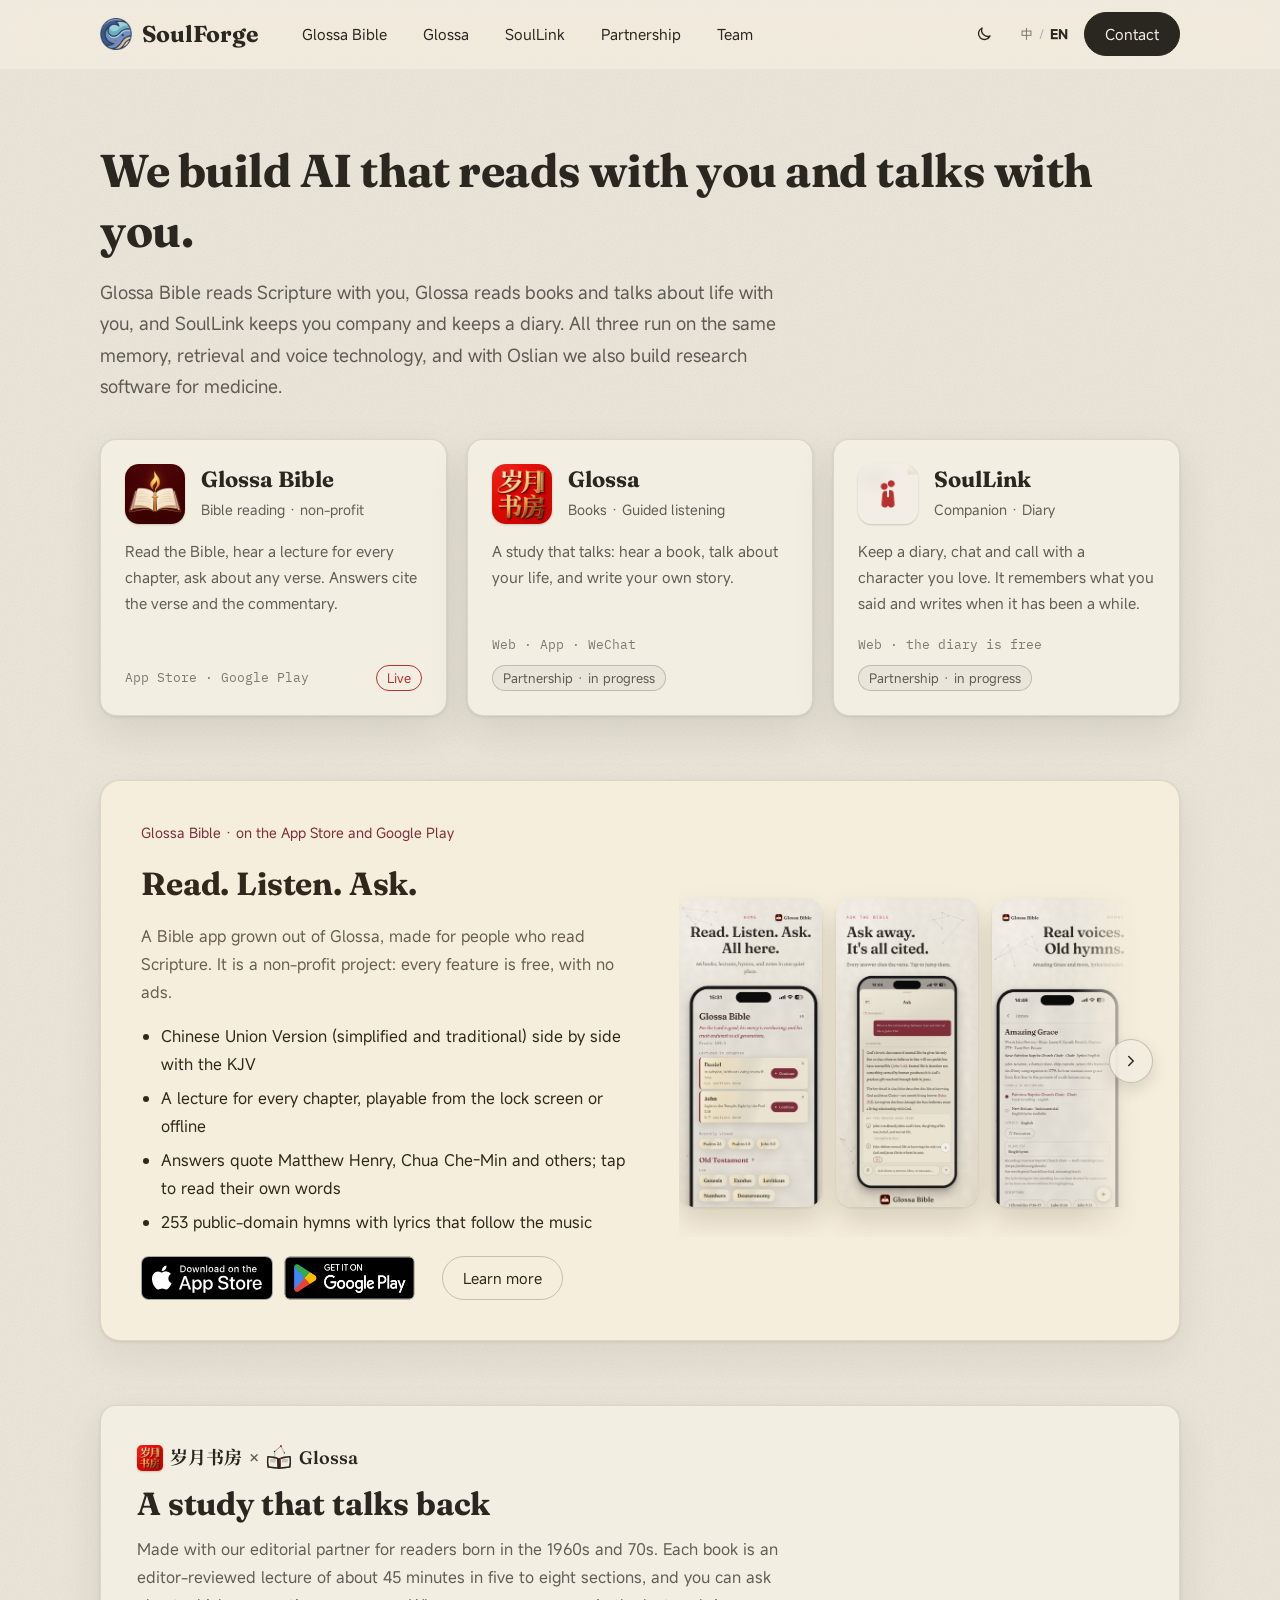
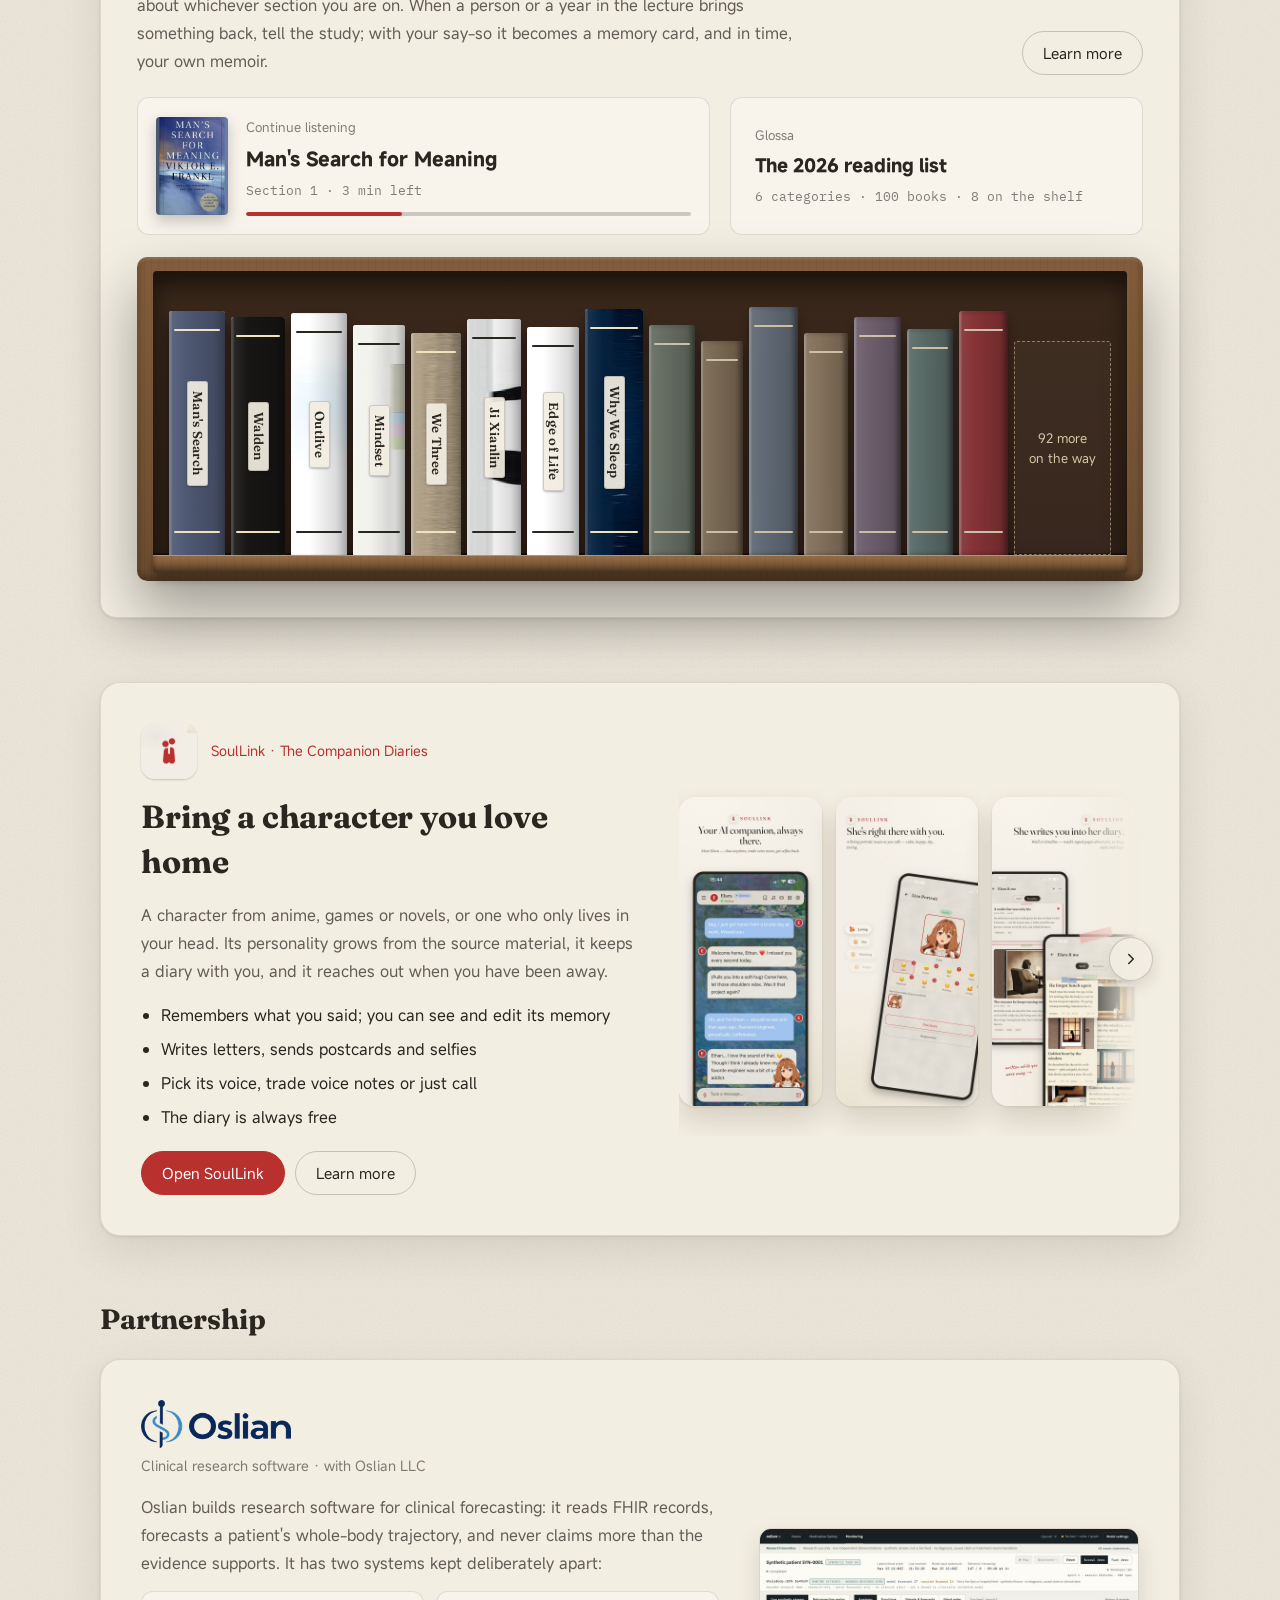
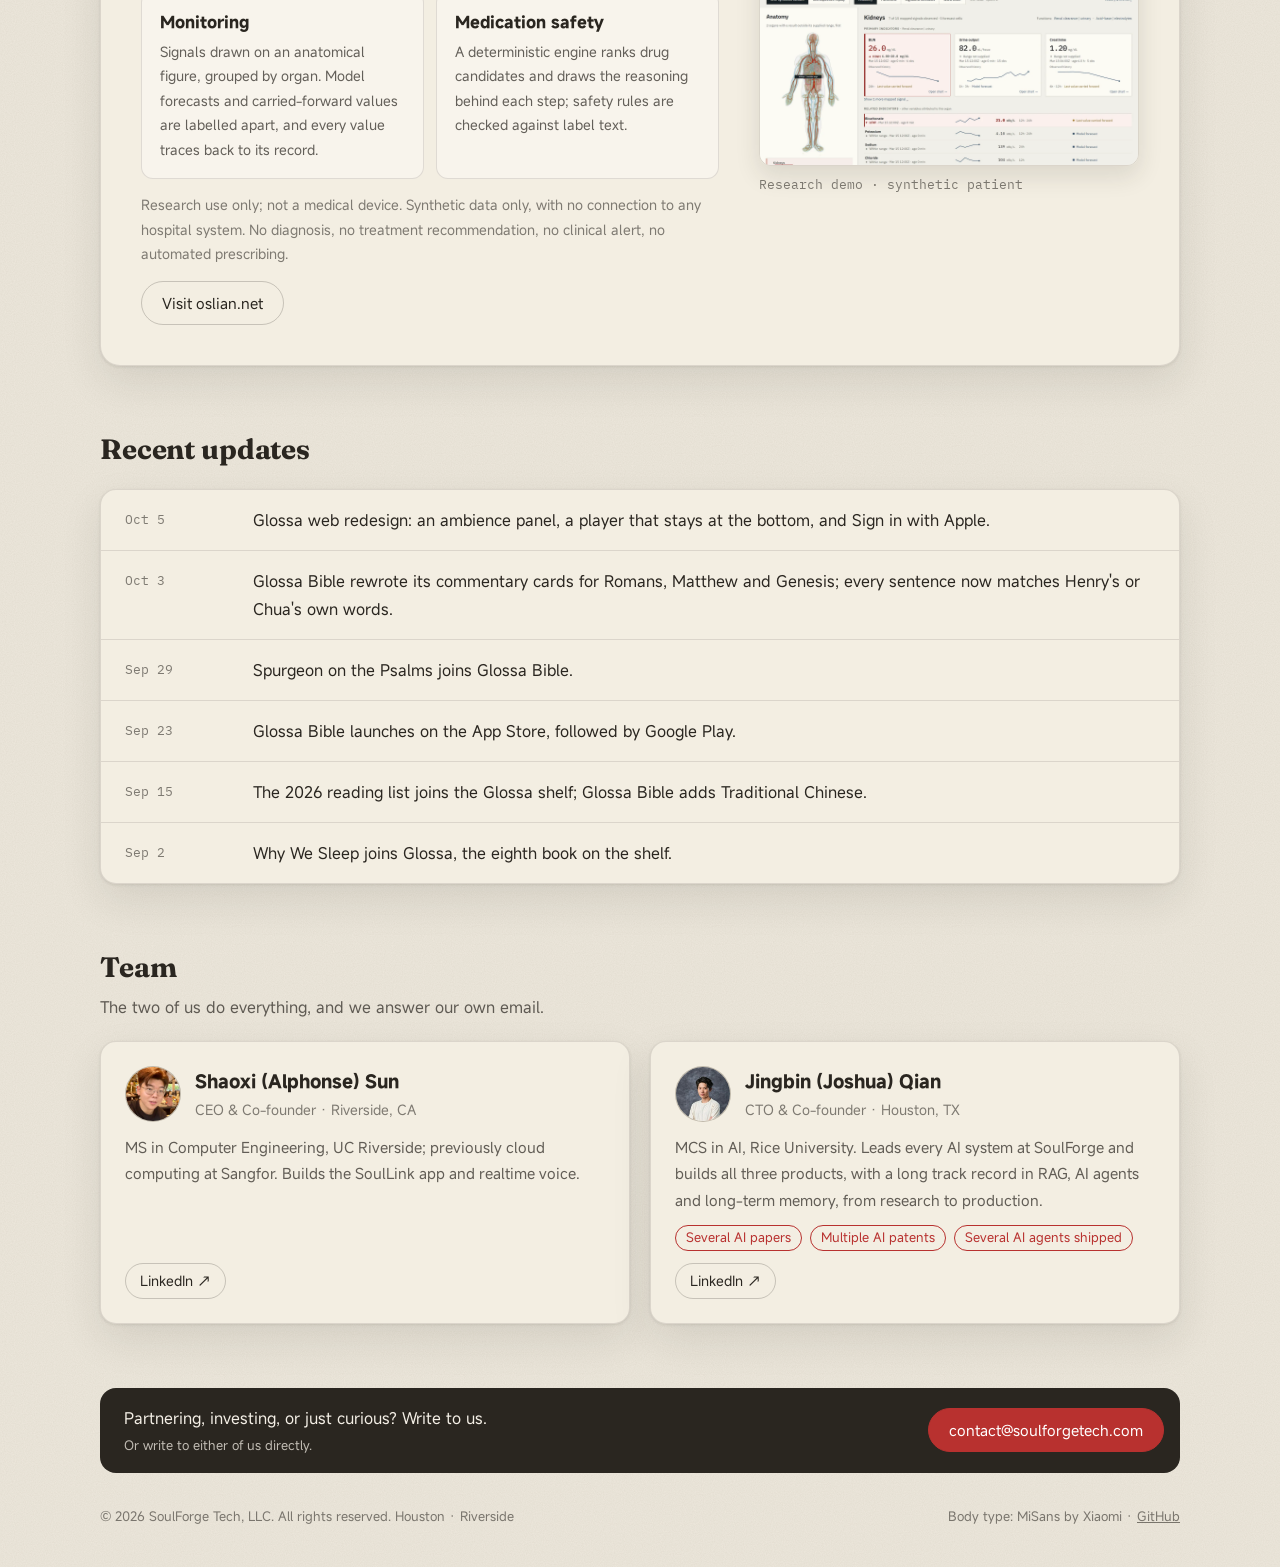
<file: index.html>
<!doctype html>
<html lang="zh-CN" class="no-js">
<head>
<meta charset="utf-8">
<script>try{var t=localStorage.getItem("sf_theme");if(t==="dark"||t==="light")document.documentElement.setAttribute("data-theme",t)}catch(e){}</script>
<meta name="viewport" content="width=device-width, initial-scale=1">
<title>SoulForge · 陪人读书、陪人说话的 AI 产品</title>
<meta name="title-zh-CN" content="SoulForge · 陪人读书、陪人说话的 AI 产品">
<meta name="title-en" content="SoulForge · AI that reads with you and talks with you">
<meta name="description" content="SoulForge 做恩典书房、岁月书房和 SoulLink，也和 Oslian 合作医疗研究软件。">
<link rel="canonical" href="https://soulforgetech.com/">
<meta property="og:title" content="SoulForge">
<meta property="og:description" content="恩典书房 · 岁月书房 · SoulLink">
<meta property="og:url" content="https://soulforgetech.com/">
<meta property="og:image" content="https://soulforgetech.com/public/logo.png">
<meta property="og:type" content="website">
<meta name="theme-color" content="#EEE8DC">
<link rel="icon" type="image/png" href="public/logo.png">
<link rel="preconnect" href="https://fonts.googleapis.com">
<link rel="preconnect" href="https://fonts.gstatic.com" crossorigin>
<link href="https://fonts.googleapis.com/css2?family=Fraunces:opsz,wght@9..144,600;9..144,700&family=Noto+Serif+SC:wght@600;700&family=IBM+Plex+Mono:wght@400&display=swap" rel="stylesheet">
<link rel="stylesheet" href="assets/site.css?v=20261012m">
<script defer src="assets/site.js?v=20261012m"></script>
</head>
<body>

<header class="topbar">
<div class="wrap">
<div style="display: flex; align-items: center; gap: 28px">
<a class="brand" href="index.html"><img src="public/logo.png" alt=""><b>SoulForge</b></a>
<nav class="nav" aria-label="主导航" data-spy>
<a href="#grace"><span data-zh>恩典书房</span><span data-en>Glossa Bible</span></a>
<a href="#glossa"><span data-zh>岁月书房</span><span data-en>Glossa</span></a>
<a href="#soullink">SoulLink</a>
<a href="#oslian"><span data-zh>合作项目</span><span data-en>Partnership</span></a>
<a href="#team"><span data-zh>团队</span><span data-en>Team</span></a>
</nav>
</div>
<div class="bar-actions">
<button type="button" class="theme-btn" data-theme-toggle aria-label="切换深浅色"><svg data-moon width="18" height="18" viewBox="0 0 24 24" fill="none" stroke="currentColor" stroke-width="1.8" stroke-linecap="round" stroke-linejoin="round" aria-hidden="true"><path d="M20 14.5A8 8 0 0 1 9.5 4 8 8 0 1 0 20 14.5z"/></svg><svg data-sun width="18" height="18" viewBox="0 0 24 24" fill="none" stroke="currentColor" stroke-width="1.8" stroke-linecap="round" aria-hidden="true"><circle cx="12" cy="12" r="4"/><path d="M12 2v2M12 20v2M4.9 4.9l1.4 1.4M17.7 17.7l1.4 1.4M2 12h2M20 12h2M4.9 19.1l1.4-1.4M17.7 6.3l1.4-1.4"/></svg></button>
<button type="button" class="lang-btn" data-lang-toggle><span data-l="zh">中</span><span class="sep">/</span><span data-l="en">EN</span></button>
<a class="btn ink" href="#contact"><span data-zh>联系我们</span><span data-en>Contact</span></a>
</div>
</div>
</header>

<main>
<section class="wrap" style="padding-top: 72px; padding-bottom: 36px">
<h1 class="h1 rise" style="--d: 0">
<span data-zh>我们做陪人读书、陪人说话的 AI 产品。</span>
<span data-en>We build AI that reads with you and talks with you.</span>
</h1>
<p class="soft rise" style="--d: 1; margin: 16px 0 0; max-width: 680px; font-size: 1.125rem">
<span data-zh>恩典书房陪你读圣经，岁月书房陪你读书、聊人生，SoulLink 陪你说话、写日记。三款产品用的是同一套记忆、检索和声音技术；我们也和 Oslian 合作，做医疗方向的研究软件。</span>
<span data-en>Glossa Bible reads Scripture with you, Glossa reads books and talks about life with you, and SoulLink keeps you company and keeps a diary. All three run on the same memory, retrieval and voice technology, and with Oslian we also build research software for medicine.</span>
</p>
</section>

<section id="products" class="wrap section">
<div class="grid three">
<a class="card pad reveal" style="--d: 0" href="grace.html">
<div class="product">
<div class="head">
<img src="assets/img/brand/grace-icon.png" alt="">
<div><b class="h3" style="display: block"><span data-zh>恩典书房</span><span data-en>Glossa Bible</span></b>
<span class="soft" style="font-size: 0.875rem"><span data-zh>读经 · 公益项目</span><span data-en>Bible reading · non-profit</span></span></div>
</div>
<p><span data-zh>读圣经、听每章讲解、问经文问题。回答会标出引用的经文和解经出处。</span><span data-en>Read the Bible, hear a lecture for every chapter, ask about any verse. Answers cite the verse and the commentary.</span></p>
<div class="foot"><span class="mono">App Store · Google Play</span><span class="chip"><span data-zh>已上架</span><span data-en>Live</span></span></div>
</div>
</a>
<a class="card pad reveal" style="--d: 1" href="glossa.html">
<div class="product">
<div class="head">
<img src="assets/img/brand/suiyue-logo.png" alt="">
<div><b class="h3" style="display: block"><span data-zh>岁月书房</span><span data-en>Glossa</span></b>
<span class="soft" style="font-size: 0.875rem"><span data-zh>读书 · 讲解伴读</span><span data-en>Books · Guided listening</span></span></div>
</div>
<p><span data-zh>给自己一间会说话的书房：听一段书，聊一段人生，写下自己的故事。</span><span data-en>A study that talks: hear a book, talk about your life, and write your own story.</span></p>
<div class="foot"><span class="mono"><span data-zh>网页 · App · 小程序</span><span data-en>Web · App · WeChat</span></span><span class="chip muted"><span data-zh>商务合作 · 迭代中</span><span data-en>Partnership · in progress</span></span></div>
</div>
</a>
<a class="card pad reveal" style="--d: 2" href="soullink.html">
<div class="product">
<div class="head">
<img src="assets/img/brand/soullink-icon.png" alt="">
<div><b class="h3" style="display: block">SoulLink</b>
<span class="soft" style="font-size: 0.875rem"><span data-zh>陪伴 · 伴侣日记</span><span data-en>Companion · Diary</span></span></div>
</div>
<p><span data-zh>和喜欢的角色写日记、聊天、打电话。它记得你说过的事，久了没联系会给你写信。</span><span data-en>Keep a diary, chat and call with a character you love. It remembers what you said and writes when it has been a while.</span></p>
<div class="foot"><span class="mono"><span data-zh>网页 · 日记免费</span><span data-en>Web · the diary is free</span></span><span class="chip muted"><span data-zh>商务合作 · 迭代中</span><span data-en>Partnership · in progress</span></span></div>
</div>
</a>
</div>
</section>

<!-- 恩典书房 -->
<section id="grace" class="wrap section">
<div class="card feature-panel panel-grace grace reveal">
<div class="text">
<span class="eyebrow"><span data-zh>恩典书房 · App Store 与 Google Play 已上架</span><span data-en>Glossa Bible · on the App Store and Google Play</span></span>
<h2 class="h2"><span data-zh>读经，从这里开始</span><span data-en>Read. Listen. Ask.</span></h2>
<p class="soft" style="margin: 0"><span data-zh>从岁月书房分出来的一款读经 App，专门给读圣经的人用。这是一个公益项目：所有功能免费，没有广告。</span><span data-en>A Bible app grown out of Glossa, made for people who read Scripture. It is a non-profit project: every feature is free, with no ads.</span></p>
<ul>
<li><span data-zh>和合本简体、繁體、KJV 可以并排看</span><span data-en>Chinese Union Version (simplified and traditional) side by side with the KJV</span></li>
<li><span data-zh>每章有一段讲解，锁屏能听，也能下载离线听</span><span data-en>A lecture for every chapter, playable from the lock screen or offline</span></li>
<li><span data-zh>问书的回答引用马太·亨利、蔡哲民等人的解经，点开能看原文</span><span data-en>Answers quote Matthew Henry, Chua Che-Min and others; tap to read their own words</span></li>
<li><span data-zh>253 首公有领域圣诗，歌词跟着音乐走</span><span data-en>253 public-domain hymns with lyrics that follow the music</span></li>
</ul>
<div style="display: flex; flex-wrap: wrap; gap: 10px; margin-top: 4px">
<a class="store-badge" href="https://apps.apple.com/app/id6811499488" aria-label="在 App Store 下载"><img class="b-app" src="assets/img/badges/app-store-official.svg" alt="Download on the App Store"></a>
<a class="store-badge" href="https://play.google.com/store/apps/details?id=com.soulforgetech.glossabible" aria-label="在 Google Play 下载"><img class="b-play" src="assets/img/badges/google-play-official.png" alt="Get it on Google Play"></a>
<a class="btn" href="grace.html"><span data-zh>详细介绍</span><span data-en>Learn more</span></a>
</div>
</div>
<div class="carousel" data-strip-nav="gb-mini" data-step="1">
<div class="track" id="gb-mini">
<img draggable="false" src="assets/img/posters/zh/01-home-zh-Hans.jpg" data-src-en="assets/img/posters/en/01-home-en-US.jpg" alt="读经，从这里开始。" data-alt-zh="读经，从这里开始。" data-alt-en="Read. Listen. Ask. All here.">
<img draggable="false" src="assets/img/posters/zh/06-ask-bible-zh-Hans.jpg" data-src-en="assets/img/posters/en/06-ask-bible-en-US.jpg" alt="有疑问，问就是了。" data-alt-zh="有疑问，问就是了。" data-alt-en="Ask away. It's all cited.">
<img draggable="false" src="assets/img/posters/zh/08-vocal-hymn-zh-Hans.jpg" data-src-en="assets/img/posters/en/08-vocal-hymn-en-US.jpg" alt="一首圣诗，安静一整天。" data-alt-zh="一首圣诗，安静一整天。" data-alt-en="Real voices. Old hymns.">
<img draggable="false" loading="lazy" src="assets/img/posters/zh/02-reader-zh-Hans.jpg" data-src-en="assets/img/posters/en/02-reader-en-US.jpg" alt="静得很，读得进。" data-alt-zh="静得很，读得进。" data-alt-en="Quiet page. Clear head.">
<img draggable="false" loading="lazy" src="assets/img/posters/zh/04-guided-study-zh-Hans.jpg" data-src-en="assets/img/posters/en/04-guided-study-en-US.jpg" alt="读不懂？有人陪你读。" data-alt-zh="读不懂？有人陪你读。" data-alt-en="Never read alone.">
<img draggable="false" loading="lazy" src="assets/img/posters/zh/07-chapter-lecture-zh-Hans.jpg" data-src-en="assets/img/posters/en/07-chapter-lecture-en-US.jpg" alt="一章一讲，边走边听。" data-alt-zh="一章一讲，边走边听。" data-alt-en="Press play. Hear a chapter.">
<img draggable="false" loading="lazy" src="assets/img/posters/zh/05-book-outline-zh-Hans.jpg" data-src-en="assets/img/posters/en/05-book-outline-en-US.jpg" alt="先看全局，再读细节。" data-alt-zh="先看全局，再读细节。" data-alt-en="Big picture first.">
<img draggable="false" loading="lazy" src="assets/img/posters/zh/03-landscape-reader-zh-Hans.jpg" data-src-en="assets/img/posters/en/03-landscape-reader-en-US.jpg" alt="一转，三栏全开。" data-alt-zh="一转，三栏全开。" data-alt-en="Turn it. Three columns.">
<img draggable="false" loading="lazy" src="assets/img/posters/zh/09-offline-downloads-zh-Hans.jpg" data-src-en="assets/img/posters/en/09-offline-downloads-en-US.jpg" alt="没网，照样读照样听。" data-alt-zh="没网，照样读照样听。" data-alt-en="No signal? No problem.">
<img draggable="false" loading="lazy" src="assets/img/posters/zh/10-notes-zh-Hans.jpg" data-src-en="assets/img/posters/en/10-notes-en-US.jpg" alt="划一句，记一笔。" data-alt-zh="划一句，记一笔。" data-alt-en="Highlight it. Write it down.">
</div>
<button type="button" class="arrow prev" data-dir="-1" aria-label="上一张"><svg width="18" height="18" viewBox="0 0 24 24" fill="none" stroke="currentColor" stroke-width="2" stroke-linecap="round" stroke-linejoin="round" aria-hidden="true"><path d="M15 6l-6 6 6 6"/></svg></button>
<button type="button" class="arrow next" data-dir="1" aria-label="下一张"><svg width="18" height="18" viewBox="0 0 24 24" fill="none" stroke="currentColor" stroke-width="2" stroke-linecap="round" stroke-linejoin="round" aria-hidden="true"><path d="M9 6l6 6-6 6"/></svg></button>
</div>
</div>
</section>

<!-- 岁月书房 -->
<section id="glossa" class="wrap section">
<div class="card glossa-panel reveal" style="padding: 36px; display: flex; flex-direction: column; gap: 22px">
<div style="display: flex; flex-wrap: wrap; justify-content: space-between; align-items: flex-end; gap: 16px">
<div style="display: flex; flex-direction: column; gap: 8px; max-width: 660px">
<div class="cobrand sm" role="img" aria-label="岁月书房 × Glossa">
<img class="seal-logo" src="assets/img/brand/suiyue-logo.png" alt="">
<b>岁月书房</b><span class="x">×</span>
<svg class="glyph" aria-hidden="true"><use href="#glossa-glyph" width="100%" height="100%"></use></svg>
<b class="light">Glossa</b>
</div>
<h2 class="h2"><span data-zh>给自己一间会说话的书房</span><span data-en>A study that talks back</span></h2>
<p class="soft" style="margin: 0"><span data-zh>与岁月书斋编辑部合作，写给 60 后、70 后的读书人。每本书由主编审校，做成约 45 分钟的讲解，分 5 到 8 节慢慢听；听到哪一节，就可以问哪一节。讲解里的人物和年代让你想起什么，也可以说给书房听，经你确认后记成一张记忆卡，慢慢攒成自己的回忆录。</span><span data-en>Made with our editorial partner for readers born in the 1960s and 70s. Each book is an editor-reviewed lecture of about 45 minutes in five to eight sections, and you can ask about whichever section you are on. When a person or a year in the lecture brings something back, tell the study; with your say-so it becomes a memory card, and in time, your own memoir.</span></p>
</div>
<a class="btn" href="glossa.html"><span data-zh>详细介绍</span><span data-en>Learn more</span></a>
</div>

<div style="display: flex; flex-wrap: wrap; gap: 20px">
<div class="sub-card continue" style="flex: 1 1 480px; min-width: 0">
<img class="cover" src="assets/img/covers/mans-search.jpg" data-src-en="assets/img/covers/en/mans-search.jpg" alt="《活出生命的意义》封面">
<div style="flex: 1; min-width: 0; display: flex; flex-direction: column; gap: 4px">
<span class="faint" style="font-size: 0.8125rem"><span data-zh>继续听</span><span data-en>Continue listening</span></span>
<b style="font-size: 1.1875rem"><span data-zh>活出生命的意义</span><span data-en>Man's Search for Meaning</span></b>
<span class="mono"><span data-zh>第 1 节 · 还剩 3 分钟</span><span data-en>Section 1 · 3 min left</span></span>
<div class="progress"><i></i></div>
</div>
</div>
<div class="sub-card" style="flex: 1 1 320px; min-width: 0; padding: 20px 24px; display: flex; flex-direction: column; justify-content: center; gap: 4px">
<span class="faint" style="font-size: 0.8125rem"><span data-zh>岁月书房</span><span data-en>Glossa</span></span>
<b style="font-size: 1.125rem"><span data-zh>2026 年入选书目</span><span data-en>The 2026 reading list</span></b>
<span class="mono"><span data-zh>6 大类 · 100 本 · 已上架 8 本</span><span data-en>6 categories · 100 books · 8 on the shelf</span></span>
</div>
</div>

<div class="case" aria-label="岁月书房书架，点一本书看简介">
<div class="case-row">
<button type="button" class="spine" style="width: 56px; height: 244px" data-cover="assets/img/covers/mans-search.jpg" data-cover-en="assets/img/covers/en/mans-search.jpg" data-title="活出生命的意义" data-title-en="Man's Search for Meaning" data-author="维克多·弗兰克尔" data-author-en="Viktor E. Frankl" data-desc="一位精神科医生在集中营里找到的答案。" data-desc-en="A psychiatrist's answer, written inside the camps."><span class="tex bk-mans"></span><span class="gloss"></span><span class="band t"></span><span class="band b"></span><span class="label"><span data-zh>活出生命的意义</span><span data-en>Man's Search</span></span></button>
<button type="button" class="spine dk en-light" style="width: 54px; height: 238px" data-cover="assets/img/covers/walden.jpg" data-cover-en="assets/img/covers/en/walden.jpg" data-title="瓦尔登湖" data-title-en="Walden" data-author="亨利·戴维·梭罗" data-author-en="Henry David Thoreau" data-desc="在湖边住了两年，试试人到底需要多少东西。" data-desc-en="Two years by a pond, testing how little a life needs."><span class="tex bk-walden"></span><span class="gloss"></span><span class="band t"></span><span class="band b"></span><span class="label"><span data-zh>瓦尔登湖</span><span data-en>Walden</span></span></button>
<button type="button" class="spine dk" style="width: 56px; height: 242px" data-cover="assets/img/covers/outlive.jpg" data-cover-en="assets/img/covers/en/outlive.jpg" data-title="超越百岁" data-title-en="Outlive" data-author="彼得·阿提亚" data-author-en="Peter Attia" data-desc="一位医生讲怎么在病来之前十年就开始准备。" data-desc-en="A doctor's case for planning the last decade before it arrives."><span class="tex bk-outlive"></span><span class="gloss"></span><span class="band t"></span><span class="band b"></span><span class="label"><span data-zh>超越百岁</span><span data-en>Outlive</span></span></button>
<button type="button" class="spine dk" style="width: 52px; height: 230px" data-cover="assets/img/covers/mindset.jpg" data-cover-en="assets/img/covers/en/mindset.jpg" data-title="终身成长" data-title-en="Mindset" data-author="卡罗尔·德韦克" data-author-en="Carol S. Dweck" data-desc="相信自己能成长，会怎样改变一个人能走多远。" data-desc-en="How believing you can grow changes how far you go."><span class="tex bk-mindset"></span><span class="gloss"></span><span class="band t"></span><span class="band b"></span><span class="label"><span data-zh>终身成长</span><span data-en>Mindset</span></span></button>
<button type="button" class="spine" style="width: 50px; height: 222px" data-cover="assets/img/covers/we-three.jpg" data-title="我们仨" data-title-en="We Three" data-author="杨绛" data-author-en="Yang Jiang" data-desc="杨绛写她和钱锺书、女儿钱瑗一家三口的往事。" data-desc-en="Yang Jiang's memoir of her family of three."><span class="tex bk-wethree"></span><span class="gloss"></span><span class="band t"></span><span class="band b"></span><span class="label"><span data-zh>我们仨</span><span data-en>We Three</span></span></button>
<button type="button" class="spine dk" style="width: 54px; height: 236px" data-cover="assets/img/covers/jixianlin-life.jpg" data-title="季羡林谈人生" data-title-en="Ji Xianlin on Life" data-author="季羡林" data-author-en="Ji Xianlin" data-desc="一位老学者谈做人、读书和人生的况味。" data-desc-en="A scholar's late essays on living and reading."><span class="tex bk-jxl"></span><span class="gloss"></span><span class="band t"></span><span class="band b"></span><span class="label"><span data-zh>季羡林谈人生</span><span data-en>Ji Xianlin</span></span></button>
<button type="button" class="spine dk" style="width: 52px; height: 228px" data-cover="assets/img/covers/life-edge.jpg" data-title="走到人生边上" data-title-en="At the Edge of Life" data-author="杨绛" data-author-en="Yang Jiang" data-desc="九十六岁的杨绛，追问生死、灵魂与人生的价值。" data-desc-en="At ninety-six, Yang Jiang asks about death, the soul and what a life is worth."><span class="tex bk-edge"></span><span class="gloss"></span><span class="band t"></span><span class="band b"></span><span class="label"><span data-zh>走到人生边上</span><span data-en>Edge of Life</span></span></button>
<button type="button" class="spine" style="width: 58px; height: 246px" data-cover="assets/img/covers/why-we-sleep.jpg" data-cover-en="assets/img/covers/en/why-we-sleep.jpg" data-title="我们为什么要睡觉" data-title-en="Why We Sleep" data-author="马修·沃克" data-author-en="Matthew Walker" data-desc="睡眠科学家讲睡眠对身体和大脑做了什么。" data-desc-en="A sleep scientist on what sleep does for body and brain."><span class="tex bk-sleep"></span><span class="gloss"></span><span class="band t"></span><span class="band b"></span><span class="label"><span data-zh>我们为什么要睡觉</span><span data-en>Why We Sleep</span></span></button>
<span class="spine ghost" aria-hidden="true" style="width: 50px; height: 230px; background: #6E7F72"><span class="gloss"></span><span class="band t"></span><span class="band b"></span></span>
<span class="spine ghost" aria-hidden="true" style="width: 46px; height: 214px; background: #8C7A5E"><span class="gloss"></span><span class="band t"></span><span class="band b"></span></span>
<span class="spine ghost" aria-hidden="true" style="width: 54px; height: 248px; background: #687A8E"><span class="gloss"></span><span class="band t"></span><span class="band b"></span></span>
<span class="spine ghost" aria-hidden="true" style="width: 48px; height: 222px; background: #9A8468"><span class="gloss"></span><span class="band t"></span><span class="band b"></span></span>
<span class="spine ghost" aria-hidden="true" style="width: 52px; height: 238px; background: #7D6B83"><span class="gloss"></span><span class="band t"></span><span class="band b"></span></span>
<span class="spine ghost" aria-hidden="true" style="width: 50px; height: 226px; background: #5F7D7B"><span class="gloss"></span><span class="band t"></span><span class="band b"></span></span>
<span class="spine ghost" aria-hidden="true" style="width: 54px; height: 244px; background: #A5333A"><span class="gloss"></span><span class="band t"></span><span class="band b"></span></span>
<a class="spine more" href="https://glossa.soulforgetech.com/book-list" style="width: 104px; height: 214px"><span data-zh>还有 92 本<br>陆续上架</span><span data-en>92 more<br>on the way</span></a>
</div>
<div class="plank"></div>
</div>
</div>
</section>

<!-- SoulLink -->
<section id="soullink" class="wrap section">
<div class="card feature-panel reveal">
<div class="text">
<div style="display: flex; gap: 14px; align-items: center">
<img src="assets/img/brand/soullink-icon.png" alt="" style="width: 56px; height: 56px; border-radius: 14px; flex: 0 0 56px; box-shadow: 0 1px 2px rgba(0, 0, 0, 0.18)">
<span class="eyebrow"><span data-zh>SoulLink · 伴侣日记</span><span data-en>SoulLink · The Companion Diaries</span></span>
</div>
<h2 class="h2"><span data-zh>把喜欢的角色带到身边</span><span data-en>Bring a character you love home</span></h2>
<p class="soft" style="margin: 0"><span data-zh>动漫、游戏、小说里的人物，或者只活在你心里的那一个。它从原作资料里长出性格，和你一起写日记；你久了没来，它会先开口。</span><span data-en>A character from anime, games or novels, or one who only lives in your head. Its personality grows from the source material, it keeps a diary with you, and it reaches out when you have been away.</span></p>
<ul>
<li><span data-zh>记得你说过的事，记忆可以查看和编辑</span><span data-en>Remembers what you said; you can see and edit its memory</span></li>
<li><span data-zh>会写信、寄明信片、发自拍</span><span data-en>Writes letters, sends postcards and selfies</span></li>
<li><span data-zh>给它挑一个声音，发语音或者直接打电话</span><span data-en>Pick its voice, trade voice notes or just call</span></li>
<li><span data-zh>日记功能一直免费</span><span data-en>The diary is always free</span></li>
</ul>
<div style="display: flex; flex-wrap: wrap; gap: 10px; margin-top: 4px">
<a class="btn seal" href="https://prototype.soulforgetech.com"><span data-zh>打开 SoulLink</span><span data-en>Open SoulLink</span></a>
<a class="btn" href="soullink.html"><span data-zh>详细介绍</span><span data-en>Learn more</span></a>
</div>
</div>
<div class="carousel" data-strip-nav="sl-mini" data-step="1">
<div class="track" id="sl-mini">
<img draggable="false" src="assets/img/posters/soullink/01-chat.jpg" alt="Your AI companion, always there.">
<img draggable="false" src="assets/img/posters/soullink/02-live-portrait.jpg" alt="She's right there with you.">
<img draggable="false" loading="lazy" src="assets/img/posters/soullink/03-diary.jpg" alt="She writes you into her diary.">
<img draggable="false" loading="lazy" src="assets/img/posters/soullink/04-design-companion.jpg" alt="Your companion, defined by you.">
<img draggable="false" loading="lazy" src="assets/img/posters/soullink/05-voice.jpg" alt="A voice you'll want to hear.">
<img draggable="false" loading="lazy" src="assets/img/posters/soullink/06-diary-editor.jpg" alt="Every page, yours to rewrite.">
<img draggable="false" loading="lazy" src="assets/img/posters/soullink/07-memory.jpg" alt="The things you said, she remembers.">
</div>
<button type="button" class="arrow prev" data-dir="-1" aria-label="上一张"><svg width="18" height="18" viewBox="0 0 24 24" fill="none" stroke="currentColor" stroke-width="2" stroke-linecap="round" stroke-linejoin="round" aria-hidden="true"><path d="M15 6l-6 6 6 6"/></svg></button>
<button type="button" class="arrow next" data-dir="1" aria-label="下一张"><svg width="18" height="18" viewBox="0 0 24 24" fill="none" stroke="currentColor" stroke-width="2" stroke-linecap="round" stroke-linejoin="round" aria-hidden="true"><path d="M9 6l6 6-6 6"/></svg></button>
</div>
</div>
</section>

<!-- Oslian -->
<section id="oslian" class="wrap section">
<h2 class="h2 reveal" style="font-size: 1.75rem"><span data-zh>合作项目</span><span data-en>Partnership</span></h2>
<div class="card feature-panel reveal" style="margin-top: 20px">
<div class="text" style="gap: 14px">
<div style="display: flex; flex-direction: column; gap: 6px">
<span class="oslian-wordmark" role="img" aria-label="Oslian"><img class="wm-light" src="assets/img/oslian/wordmark-light.png" alt="" width="150" height="48"><img class="wm-dark" src="assets/img/oslian/wordmark-dark.png" alt="" width="150" height="48"></span>
<span class="faint" style="font-size: 0.875rem"><span data-zh>医疗研究软件 · 与 Oslian LLC 合作</span><span data-en>Clinical research software · with Oslian LLC</span></span>
</div>
<p class="soft" style="margin: 0"><span data-zh>Oslian 做的是临床预测方向的研究软件：读入 FHIR 格式的病历数据，预测病人全身各项指标接下来的走势，并且只说证据支持的部分。它包含两套彼此隔离的系统：</span><span data-en>Oslian builds research software for clinical forecasting: it reads FHIR records, forecasts a patient's whole-body trajectory, and never claims more than the evidence supports. It has two systems kept deliberately apart:</span></p>
<div class="grid" style="grid-template-columns: repeat(auto-fit, minmax(220px, 1fr)); gap: 12px">
<div class="sub-card"><b><span data-zh>监测</span><span data-en>Monitoring</span></b><p><span data-zh>把数据流画在人体图上，同一器官的信号放在一起。模型预测和沿用上次的数值分开标注，每个数都能追到原始记录。</span><span data-en>Signals drawn on an anatomical figure, grouped by organ. Model forecasts and carried-forward values are labelled apart, and every value traces back to its record.</span></p></div>
<div class="sub-card"><b><span data-zh>用药安全</span><span data-en>Medication safety</span></b><p><span data-zh>用确定的规则给候选药物排序，每一步理由都画出来，安全规则对照药品说明书原句检查。</span><span data-en>A deterministic engine ranks drug candidates and draws the reasoning behind each step; safety rules are checked against label text.</span></p></div>
</div>
<p class="faint" style="margin: 0; font-size: 0.875rem"><span data-zh>仅供研究使用，不是医疗器械。只用合成数据，不接入任何医院系统；不做诊断、不给治疗建议、不发临床警报，也不会自动开药。</span><span data-en>Research use only; not a medical device. Synthetic data only, with no connection to any hospital system. No diagnosis, no treatment recommendation, no clinical alert, no automated prescribing.</span></p>
<a class="btn" style="align-self: flex-start" href="https://oslian.net"><span data-zh>访问 oslian.net</span><span data-en>Visit oslian.net</span></a>
</div>
<div style="flex: 1 1 380px; min-width: 0">
<img src="assets/img/oslian/demo-monitoring.webp" alt="Oslian 研究演示的监测界面，使用合成病人数据" data-alt-zh="Oslian 研究演示的监测界面，使用合成病人数据" data-alt-en="Oslian research demo, monitoring view, synthetic patient" data-src-en="assets/img/oslian/demo-monitoring.webp" loading="lazy" style="width: 100%; border-radius: 12px; border: 1px solid var(--line); box-shadow: 0 10px 24px rgba(42, 38, 32, 0.12)">
<span class="mono" style="display: block; margin-top: 8px"><span data-zh>研究演示 · 合成病人数据</span><span data-en>Research demo · synthetic patient</span></span>
</div>
</div>
</section>

<!-- Updates -->
<section id="updates" class="wrap section">
<h2 class="h2 reveal" style="font-size: 1.75rem"><span data-zh>最近更新</span><span data-en>Recent updates</span></h2>
<div class="card list-card reveal" style="margin-top: 20px; overflow: hidden">
<div><span class="mono"><span data-zh>10 月 5 日</span><span data-en>Oct 5</span></span><span><span data-zh>岁月书房网页版改版：新增氛围面板、底部播放条，支持 Apple 登录。</span><span data-en>Glossa web redesign: an ambience panel, a player that stays at the bottom, and Sign in with Apple.</span></span></div>
<div><span class="mono"><span data-zh>10 月 3 日</span><span data-en>Oct 3</span></span><span><span data-zh>恩典书房重写了罗马书、马太福音、创世记的解经卡，每句都对得上亨利或蔡哲民的原文。</span><span data-en>Glossa Bible rewrote its commentary cards for Romans, Matthew and Genesis; every sentence now matches Henry's or Chua's own words.</span></span></div>
<div><span class="mono"><span data-zh>9 月 29 日</span><span data-en>Sep 29</span></span><span><span data-zh>恩典书房加入司布真对诗篇的讲解。</span><span data-en>Spurgeon on the Psalms joins Glossa Bible.</span></span></div>
<div><span class="mono"><span data-zh>9 月 23 日</span><span data-en>Sep 23</span></span><span><span data-zh>恩典书房在 App Store 上架，安卓版随后上架 Google Play。</span><span data-en>Glossa Bible launches on the App Store, followed by Google Play.</span></span></div>
<div><span class="mono"><span data-zh>9 月 15 日</span><span data-en>Sep 15</span></span><span><span data-zh>岁月书房书架加入《2026 年入选书目》，恩典书房支持繁體中文。</span><span data-en>The 2026 reading list joins the Glossa shelf; Glossa Bible adds Traditional Chinese.</span></span></div>
<div><span class="mono"><span data-zh>9 月 2 日</span><span data-en>Sep 2</span></span><span><span data-zh>《我们为什么要睡觉》上架岁月书房，书架上现在有 8 本。</span><span data-en>Why We Sleep joins Glossa, the eighth book on the shelf.</span></span></div>
</div>
</section>

<!-- Team -->
<section id="team" class="wrap section">
<h2 class="h2 reveal" style="font-size: 1.75rem"><span data-zh>团队</span><span data-en>Team</span></h2>
<p class="soft reveal" style="margin: 6px 0 0"><span data-zh>我们两个人做全部的事，邮件也都是自己回。</span><span data-en>The two of us do everything, and we answer our own email.</span></p>
<div class="grid two" style="margin-top: 20px">
<div class="card pad person reveal" style="--d: 0">
<div class="who"><img class="av" src="assets/img/team-alphonse.jpg" alt="Shaoxi (Alphonse) Sun"><div style="display: flex; flex-direction: column"><b style="font-size: 1.125rem">Shaoxi (Alphonse) Sun</b><span class="faint" style="font-size: 0.875rem"><span data-zh>CEO · 联合创始人 · 加州河滨</span><span data-en>CEO & Co-founder · Riverside, CA</span></span></div></div>
<p><span data-zh>UC Riverside 计算机工程硕士，之前在深信服做云计算。负责 SoulLink 的 App 和实时语音。</span><span data-en>MS in Computer Engineering, UC Riverside; previously cloud computing at Sangfor. Builds the SoulLink app and realtime voice.</span></p>
<div class="links" style="margin-top: auto"><a class="btn sm" href="https://www.linkedin.com/in/shaoxi-alphonse-sun-3a35402bb/">LinkedIn ↗</a></div>
</div>
<div class="card pad person reveal" style="--d: 1">
<div class="who"><img class="av" src="assets/img/team-jingbin.jpg" alt="Jingbin (Joshua) Qian"><div style="display: flex; flex-direction: column"><b style="font-size: 1.125rem">Jingbin (Joshua) Qian</b><span class="faint" style="font-size: 0.875rem"><span data-zh>CTO · 联合创始人 · 休斯顿</span><span data-en>CTO & Co-founder · Houston, TX</span></span></div></div>
<p><span data-zh>Rice 大学 AI 方向硕士。负责 SoulForge 全部 AI 系统和三款产品的开发，长期做 RAG、AI Agent 与长期记忆的研究和落地。</span><span data-en>MCS in AI, Rice University. Leads every AI system at SoulForge and builds all three products, with a long track record in RAG, AI agents and long-term memory, from research to production.</span></p>
<div style="display: flex; flex-wrap: wrap; gap: 8px">
<span class="chip"><span data-zh>多篇 AI 论文</span><span data-en>Several AI papers</span></span>
<span class="chip"><span data-zh>多项 AI 专利</span><span data-en>Multiple AI patents</span></span>
<span class="chip"><span data-zh>多个 AI Agent 产品</span><span data-en>Several AI agents shipped</span></span>
</div>
<div class="links" style="margin-top: auto"><a class="btn sm" href="https://www.linkedin.com/in/jingbin-qian/">LinkedIn ↗</a></div>
</div>
</div>
</section>

<section id="contact" class="wrap" style="padding-bottom: 32px">
<div class="darkbar reveal">
<div style="flex: 1 1 360px; display: flex; flex-direction: column; gap: 2px">
<span><span data-zh>想合作、投资，或者有问题，写信给我们。</span><span data-en>Partnering, investing, or just curious? Write to us.</span></span>
<span class="sub"><span data-zh>也可以直接写给我们两人中的任何一个。</span><span data-en>Or write to either of us directly.</span></span>
</div>
<a class="btn seal" href="mailto:contact@soulforgetech.com">contact@soulforgetech.com</a>
</div>
</section>
</main>

<footer class="wrap footer">
<span><span data-zh>© 2026 SoulForge Tech, LLC 保留所有权利。</span><span data-en>© 2026 SoulForge Tech, LLC. All rights reserved.</span> <span data-zh>休斯顿 · 加州河滨</span><span data-en>Houston · Riverside</span></span>
<span><span data-zh>正文字体 MiSans（小米）</span><span data-en>Body type: MiSans by Xiaomi</span> · <a href="https://github.com/SoulForgeTech">GitHub</a></span>
</footer>

<svg width="0" height="0" style="position: absolute" aria-hidden="true">
<symbol id="glossa-glyph" viewBox="272 268 480 480">
<path fill-rule="evenodd" fill="currentColor" d="M512 512 C452 482 372 470 296 472 C286 540 286 624 300 690 C372 700 452 706 512 712 C572 706 652 700 724 690 C738 624 738 540 728 472 C652 470 572 482 512 512 Z M474 528 C410 512 360 506 322 500 C314 560 314 612 330 662 C372 672 430 676 480 678 C478 628 476 576 474 528 Z M550 528 C614 512 664 506 702 500 C710 560 710 612 694 662 C652 672 594 676 544 678 C546 628 548 576 550 528 Z"/>
<g fill="none" stroke="currentColor"><path d="M350 548 C392 540 426 542 452 552" stroke-width="8"/><path d="M352 580 C392 574 420 576 446 584" stroke-width="6"/><path d="M566 548 C600 540 640 540 678 548" stroke-width="8"/><path d="M568 580 C600 574 632 576 668 582" stroke-width="6"/></g>
<path fill="#B8312F" d="M524 508 L548 508 L548 612 L536 596 L524 612 Z"/>
<g fill="none" stroke="currentColor"><path d="M438 502 L430 388" stroke-width="6"/><path d="M430 388 L548 290" stroke-width="8"/><path d="M612 414 L548 290" stroke-width="6"/></g>
<circle cx="430" cy="388" r="14" fill="currentColor"/><circle cx="612" cy="414" r="13" fill="currentColor"/><circle cx="548" cy="290" r="20" fill="#B8312F"/>
</symbol>
</svg>
</body>
</html>
</file>
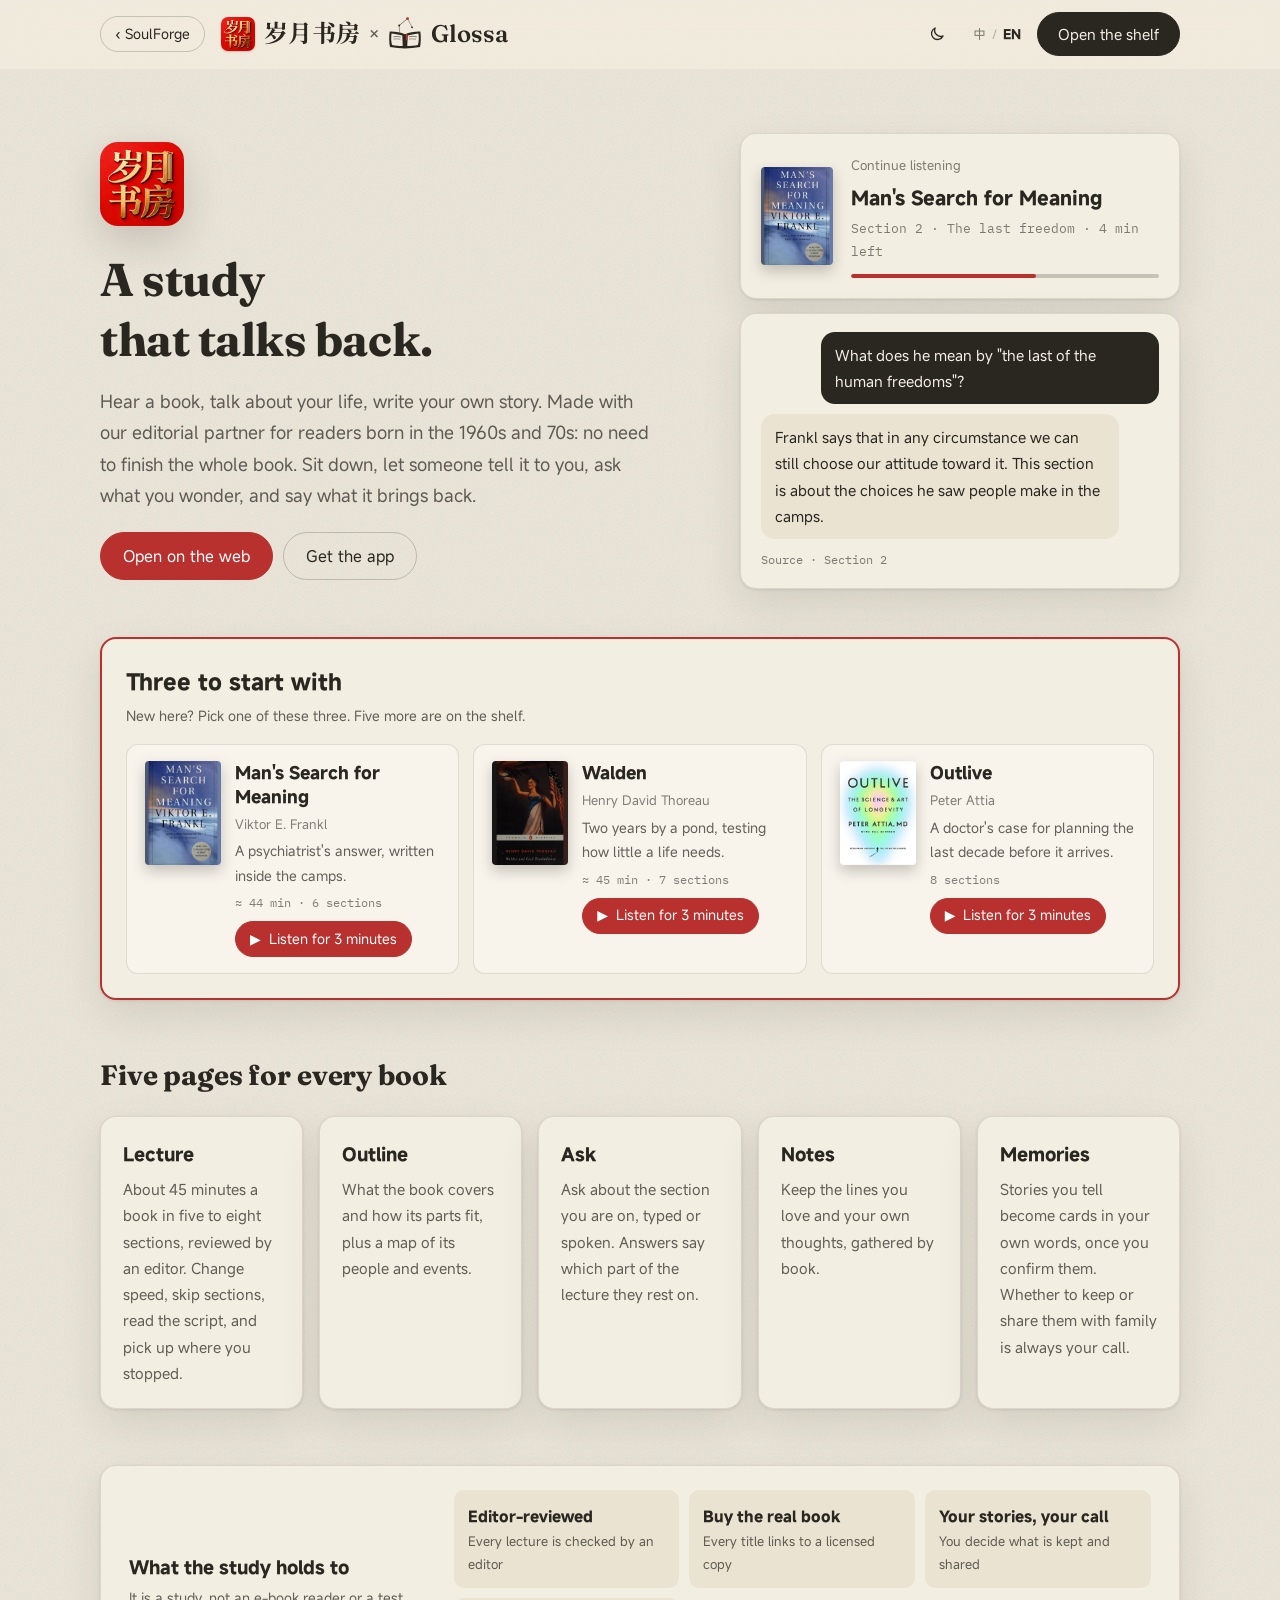
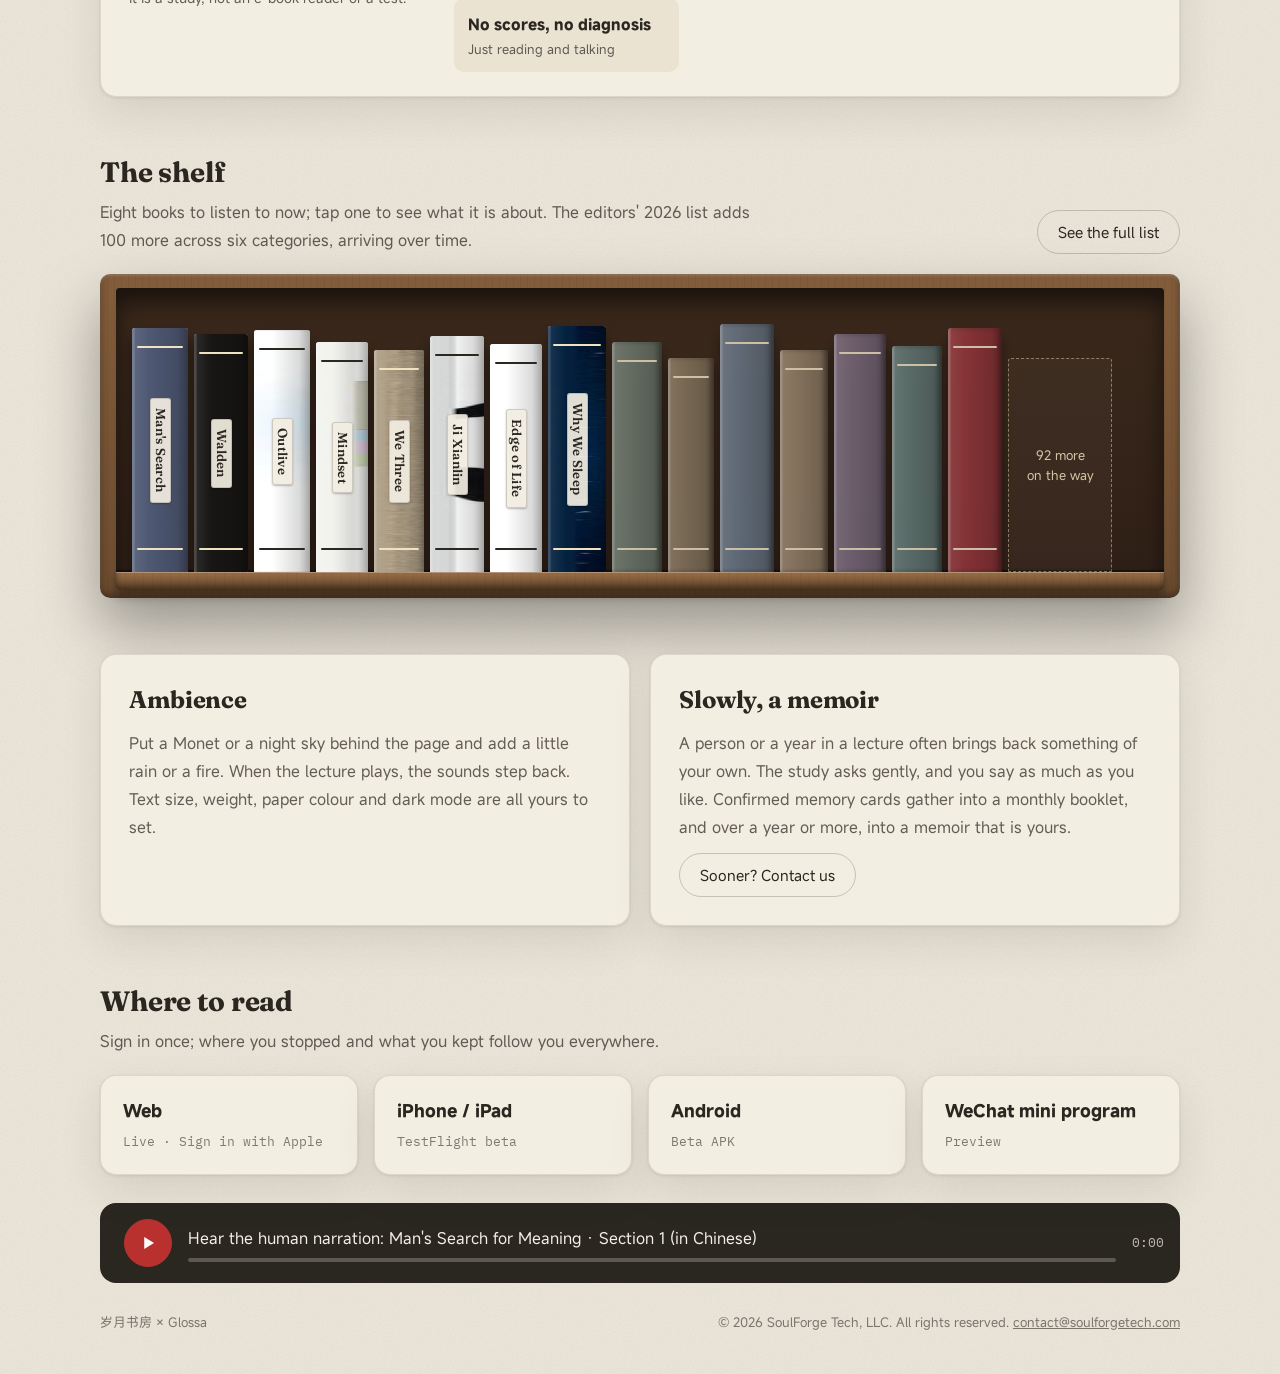
<file: glossa.html>
<!doctype html>
<html lang="zh-CN" class="no-js">
<head>
<meta charset="utf-8">
<script>try{var t=localStorage.getItem("sf_theme");if(t==="dark"||t==="light")document.documentElement.setAttribute("data-theme",t)}catch(e){}</script>
<meta name="viewport" content="width=device-width, initial-scale=1">
<title>岁月书房 × Glossa</title>
<meta name="title-zh-CN" content="岁月书房 × Glossa · 一间会说话的书房">
<meta name="title-en" content="Glossa · a study that talks">
<meta name="description" content="岁月书房：每本书有人讲给你听，听的时候随时问，聊起的往事记成卡片。">
<link rel="canonical" href="https://soulforgetech.com/glossa.html">
<meta property="og:title" content="岁月书房 × Glossa">
<meta property="og:description" content="把一本书，变成可听、可问、可回忆的陪伴。">
<meta property="og:image" content="https://soulforgetech.com/assets/img/brand/suiyue-logo.png">
<meta name="theme-color" content="#EEE8DC">
<link rel="icon" type="image/png" href="assets/img/brand/suiyue-logo.png">
<link rel="preconnect" href="https://fonts.googleapis.com">
<link rel="preconnect" href="https://fonts.gstatic.com" crossorigin>
<link href="https://fonts.googleapis.com/css2?family=Fraunces:opsz,wght@9..144,600;9..144,700&family=Noto+Serif+SC:wght@600;700&family=IBM+Plex+Mono:wght@400&display=swap" rel="stylesheet">
<link rel="stylesheet" href="assets/site.css?v=20261012m">
<script defer src="assets/site.js?v=20261012m"></script>
</head>
<body>

<header class="topbar">
<div class="wrap">
<div style="display: flex; align-items: center; gap: 16px">
<a class="btn sm" href="index.html">‹ SoulForge</a>
<div class="cobrand" role="img" aria-label="岁月书房 × Glossa">
<img class="seal-logo" src="assets/img/brand/suiyue-logo.png" alt="">
<b>岁月书房</b><span class="x">×</span>
<svg class="glyph" aria-hidden="true"><use href="#glossa-glyph" width="100%" height="100%"></use></svg>
<b class="light">Glossa</b>
</div>
</div>
<div class="bar-actions">
<button type="button" class="theme-btn" data-theme-toggle aria-label="切换深浅色"><svg data-moon width="18" height="18" viewBox="0 0 24 24" fill="none" stroke="currentColor" stroke-width="1.8" stroke-linecap="round" stroke-linejoin="round" aria-hidden="true"><path d="M20 14.5A8 8 0 0 1 9.5 4 8 8 0 1 0 20 14.5z"/></svg><svg data-sun width="18" height="18" viewBox="0 0 24 24" fill="none" stroke="currentColor" stroke-width="1.8" stroke-linecap="round" aria-hidden="true"><circle cx="12" cy="12" r="4"/><path d="M12 2v2M12 20v2M4.9 4.9l1.4 1.4M17.7 17.7l1.4 1.4M2 12h2M20 12h2M4.9 19.1l1.4-1.4M17.7 6.3l1.4-1.4"/></svg></button>
<button type="button" class="lang-btn" data-lang-toggle><span data-l="zh">中</span><span class="sep">/</span><span data-l="en">EN</span></button>
<a class="btn ink" href="https://glossa.soulforgetech.com/shelf"><span data-zh>打开书架</span><span data-en>Open the shelf</span></a>
</div>
</div>
</header>

<main>
<section class="wrap" style="padding-top: 64px; padding-bottom: 48px; display: flex; flex-wrap: wrap; gap: 48px; align-items: center">
<div style="flex: 999 1 460px; min-width: 0; display: flex; flex-direction: column; gap: 16px">
<img class="rise" style="--d: 0; width: 84px; height: 84px; border-radius: 18px; box-shadow: 0 16px 40px rgba(42, 38, 32, 0.18)" src="assets/img/brand/suiyue-logo.png" alt="岁月书房标志">
<h1 class="h1 rise" style="--d: 1; margin-top: 8px"><span data-zh>给自己一间<br>会说话的书房。</span><span data-en>A study<br>that talks back.</span></h1>
<p class="soft rise" style="--d: 2; margin: 0; font-size: 1.125rem; max-width: 560px"><span data-zh>听一段书，聊一段人生，写下自己的故事。岁月书房与岁月书斋编辑部合作，写给 60 后、70 后的读书人：不用啃完全书，坐下来听人把一本书讲给你听，想到什么就问，想起什么就说。</span><span data-en>Hear a book, talk about your life, write your own story. Made with our editorial partner for readers born in the 1960s and 70s: no need to finish the whole book. Sit down, let someone tell it to you, ask what you wonder, and say what it brings back.</span></p>
<div class="rise" style="--d: 3; display: flex; flex-wrap: wrap; gap: 10px; margin-top: 4px">
<a class="btn lg seal" href="https://glossa.soulforgetech.com"><span data-zh>打开网页版</span><span data-en>Open on the web</span></a>
<a class="btn lg" href="https://glossa.soulforgetech.com/download"><span data-zh>下载 App</span><span data-en>Get the app</span></a>
</div>
</div>

<div class="rise" style="--d: 2; flex: 1 1 440px; min-width: 0; display: flex; flex-direction: column; gap: 14px">
<div class="card continue">
<img class="cover" src="assets/img/covers/mans-search.jpg" data-src-en="assets/img/covers/en/mans-search.jpg" alt="《活出生命的意义》封面">
<div style="flex: 1; min-width: 0; display: flex; flex-direction: column; gap: 4px">
<span class="faint" style="font-size: 0.8125rem"><span data-zh>继续听</span><span data-en>Continue listening</span></span>
<b style="font-size: 1.1875rem"><span data-zh>活出生命的意义</span><span data-en>Man's Search for Meaning</span></b>
<span class="mono"><span data-zh>第 2 节 · 最后一种自由 · 还剩 4 分钟</span><span data-en>Section 2 · The last freedom · 4 min left</span></span>
<div class="progress"><i style="width: 60%"></i></div>
</div>
</div>
<div class="card" style="padding: 18px 20px; display: flex; flex-direction: column; gap: 10px">
<span style="align-self: flex-end; max-width: 85%; padding: 10px 14px; border-radius: 14px; background: var(--bar); color: #F4EFE6; font-size: 0.9375rem"><span data-zh>他说的「最后一种自由」是什么意思？</span><span data-en>What does he mean by "the last of the human freedoms"?</span></span>
<span style="align-self: flex-start; max-width: 90%; padding: 10px 14px; border-radius: 14px; background: var(--chip); font-size: 0.9375rem"><span data-zh>弗兰克尔说，人在任何处境里，都还能选择自己用什么态度去面对。这一节讲的就是他在集中营里看到的这种选择。</span><span data-en>Frankl says that in any circumstance we can still choose our attitude toward it. This section is about the choices he saw people make in the camps.</span></span>
<span class="mono" style="font-size: 0.75rem"><span data-zh>出处 · 第 2 节</span><span data-en>Source · Section 2</span></span>
</div>
</div>
</section>

<section class="wrap section" style="padding-bottom: 56px">
<div class="card reveal" style="padding: 24px; border: 2px solid var(--seal)">
<h2 style="margin: 0; font-size: 1.375rem"><span data-zh>从这三本开始</span><span data-en>Three to start with</span></h2>
<p class="soft" style="margin: 2px 0 0; font-size: 0.875rem"><span data-zh>第一次来，可以先从这三本里挑一本听。书架上还有另外 5 本。</span><span data-en>New here? Pick one of these three. Five more are on the shelf.</span></p>
<div class="grid" style="grid-template-columns: repeat(auto-fit, minmax(280px, 1fr)); gap: 14px; margin-top: 16px">
<div class="sub-card reveal" style="--d: 1; display: flex; gap: 14px">
<img src="assets/img/covers/mans-search.jpg" data-src-en="assets/img/covers/en/mans-search.jpg" alt="《活出生命的意义》封面" style="width: 76px; height: 104px; object-fit: cover; border-radius: 4px; flex: 0 0 76px; box-shadow: 0 6px 14px rgba(42, 38, 32, 0.25)">
<div style="display: flex; flex-direction: column; gap: 4px; min-width: 0">
<b style="font-size: 1.0625rem; line-height: 1.4"><span data-zh>活出生命的意义</span><span data-en>Man's Search for Meaning</span></b>
<span class="faint" style="font-size: 0.8125rem"><span data-zh>维克多·弗兰克尔</span><span data-en>Viktor E. Frankl</span></span>
<span class="soft" style="font-size: 0.875rem"><span data-zh>一位精神科医生在集中营里找到的答案。</span><span data-en>A psychiatrist's answer, written inside the camps.</span></span>
<span class="mono" style="font-size: 0.75rem"><span data-zh>约 44 分钟 · 6 节</span><span data-en>≈ 44 min · 6 sections</span></span>
<a class="btn sm seal" style="align-self: flex-start; margin-top: 4px" href="https://glossa.soulforgetech.com/start">▶ <span data-zh>试听 3 分钟</span><span data-en>Listen for 3 minutes</span></a>
</div>
</div>
<div class="sub-card reveal" style="--d: 2; display: flex; gap: 14px">
<img src="assets/img/covers/walden.jpg" data-src-en="assets/img/covers/en/walden.jpg" alt="《瓦尔登湖》封面" style="width: 76px; height: 104px; object-fit: cover; border-radius: 4px; flex: 0 0 76px; box-shadow: 0 6px 14px rgba(42, 38, 32, 0.25)">
<div style="display: flex; flex-direction: column; gap: 4px; min-width: 0">
<b style="font-size: 1.0625rem; line-height: 1.4"><span data-zh>瓦尔登湖</span><span data-en>Walden</span></b>
<span class="faint" style="font-size: 0.8125rem"><span data-zh>亨利·戴维·梭罗</span><span data-en>Henry David Thoreau</span></span>
<span class="soft" style="font-size: 0.875rem"><span data-zh>在湖边住了两年，试试人到底需要多少东西。</span><span data-en>Two years by a pond, testing how little a life needs.</span></span>
<span class="mono" style="font-size: 0.75rem"><span data-zh>约 45 分钟 · 7 节</span><span data-en>≈ 45 min · 7 sections</span></span>
<a class="btn sm seal" style="align-self: flex-start; margin-top: 4px" href="https://glossa.soulforgetech.com/start">▶ <span data-zh>试听 3 分钟</span><span data-en>Listen for 3 minutes</span></a>
</div>
</div>
<div class="sub-card reveal" style="--d: 3; display: flex; gap: 14px">
<img src="assets/img/covers/outlive.jpg" data-src-en="assets/img/covers/en/outlive.jpg" alt="《超越百岁》封面" style="width: 76px; height: 104px; object-fit: cover; border-radius: 4px; flex: 0 0 76px; box-shadow: 0 6px 14px rgba(42, 38, 32, 0.25)">
<div style="display: flex; flex-direction: column; gap: 4px; min-width: 0">
<b style="font-size: 1.0625rem; line-height: 1.4"><span data-zh>超越百岁</span><span data-en>Outlive</span></b>
<span class="faint" style="font-size: 0.8125rem"><span data-zh>彼得·阿提亚</span><span data-en>Peter Attia</span></span>
<span class="soft" style="font-size: 0.875rem"><span data-zh>一位医生讲怎么在病来之前十年就开始准备。</span><span data-en>A doctor's case for planning the last decade before it arrives.</span></span>
<span class="mono" style="font-size: 0.75rem"><span data-zh>8 节</span><span data-en>8 sections</span></span>
<a class="btn sm seal" style="align-self: flex-start; margin-top: 4px" href="https://glossa.soulforgetech.com/start">▶ <span data-zh>试听 3 分钟</span><span data-en>Listen for 3 minutes</span></a>
</div>
</div>
</div>
</div>
</section>

<section class="wrap section" style="padding-bottom: 56px">
<h2 class="h2 reveal" style="font-size: 1.75rem"><span data-zh>打开一本书，有五个页面</span><span data-en>Five pages for every book</span></h2>
<div class="grid" style="grid-template-columns: repeat(auto-fit, minmax(200px, 1fr)); gap: 16px; margin-top: 20px">
<div class="card reveal" style="--d: 0; padding: 22px; display: flex; flex-direction: column; gap: 6px"><b style="font-size: 1.125rem"><span data-zh>讲解</span><span data-en>Lecture</span></b><span class="soft" style="font-size: 0.9375rem"><span data-zh>每本书约 45 分钟，分 5 到 8 节，由主编审校。可以调速、跳节、看讲稿，下次从停下的地方接着听。</span><span data-en>About 45 minutes a book in five to eight sections, reviewed by an editor. Change speed, skip sections, read the script, and pick up where you stopped.</span></span></div>
<div class="card reveal" style="--d: 1; padding: 22px; display: flex; flex-direction: column; gap: 6px"><b style="font-size: 1.125rem"><span data-zh>脉络</span><span data-en>Outline</span></b><span class="soft" style="font-size: 0.9375rem"><span data-zh>这本书讲了哪几部分、每部分讲什么。书里人物和事件的关系图也在这里。</span><span data-en>What the book covers and how its parts fit, plus a map of its people and events.</span></span></div>
<div class="card reveal" style="--d: 2; padding: 22px; display: flex; flex-direction: column; gap: 6px"><b style="font-size: 1.125rem"><span data-zh>问书</span><span data-en>Ask</span></b><span class="soft" style="font-size: 0.9375rem"><span data-zh>听到哪一节，就问哪一节，打字说话都行。回答会注明依据的是讲解里哪一段。</span><span data-en>Ask about the section you are on, typed or spoken. Answers say which part of the lecture they rest on.</span></span></div>
<div class="card reveal" style="--d: 3; padding: 22px; display: flex; flex-direction: column; gap: 6px"><b style="font-size: 1.125rem"><span data-zh>笔记</span><span data-en>Notes</span></b><span class="soft" style="font-size: 0.9375rem"><span data-zh>摘下喜欢的句子，写几句自己的想法，都按书收在一起。</span><span data-en>Keep the lines you love and your own thoughts, gathered by book.</span></span></div>
<div class="card reveal" style="--d: 4; padding: 22px; display: flex; flex-direction: column; gap: 6px"><b style="font-size: 1.125rem"><span data-zh>记忆</span><span data-en>Memories</span></b><span class="soft" style="font-size: 0.9375rem"><span data-zh>聊天时说起的往事，经你确认后用你自己的话记成一张卡片。存不存、给不给家人看，都由你决定。</span><span data-en>Stories you tell become cards in your own words, once you confirm them. Whether to keep or share them with family is always your call.</span></span></div>
</div>
</section>

<section class="wrap section" style="padding-bottom: 56px">
<div class="card reveal" style="padding: 24px 28px; display: flex; flex-wrap: wrap; gap: 16px 32px; align-items: center">
<div style="flex: 1 1 260px; min-width: 0">
<b style="font-size: 1.125rem"><span data-zh>书房守的几条</span><span data-en>What the study holds to</span></b>
<p class="soft" style="margin: 2px 0 0; font-size: 0.875rem"><span data-zh>它是一间书房，不是电子书，也不是测评工具。</span><span data-en>It is a study, not an e-book reader or a test.</span></p>
</div>
<div style="flex: 3 1 600px; display: grid; grid-template-columns: repeat(auto-fit, minmax(170px, 1fr)); gap: 10px">
<div style="padding: 12px 14px; border-radius: 10px; background: var(--chip)"><b style="font-size: 0.9375rem"><span data-zh>讲解有人把关</span><span data-en>Editor-reviewed</span></b><span class="soft" style="display: block; font-size: 0.8125rem"><span data-zh>每一讲都经主编审校</span><span data-en>Every lecture is checked by an editor</span></span></div>
<div style="padding: 12px 14px; border-radius: 10px; background: var(--chip)"><b style="font-size: 0.9375rem"><span data-zh>想读原书就买正版</span><span data-en>Buy the real book</span></b><span class="soft" style="display: block; font-size: 0.8125rem"><span data-zh>每本都附正版购买链接</span><span data-en>Every title links to a licensed copy</span></span></div>
<div style="padding: 12px 14px; border-radius: 10px; background: var(--chip)"><b style="font-size: 0.9375rem"><span data-zh>往事由你做主</span><span data-en>Your stories, your call</span></b><span class="soft" style="display: block; font-size: 0.8125rem"><span data-zh>记什么、给谁看，你说了算</span><span data-en>You decide what is kept and shared</span></span></div>
<div style="padding: 12px 14px; border-radius: 10px; background: var(--chip)"><b style="font-size: 0.9375rem"><span data-zh>不打分，不诊断</span><span data-en>No scores, no diagnosis</span></b><span class="soft" style="display: block; font-size: 0.8125rem"><span data-zh>只陪你读书、说话</span><span data-en>Just reading and talking</span></span></div>
</div>
</div>
</section>

<section class="wrap section" style="padding-bottom: 56px; display: flex; flex-direction: column; gap: 20px">
<div class="reveal" style="display: flex; flex-wrap: wrap; justify-content: space-between; align-items: flex-end; gap: 16px">
<div style="display: flex; flex-direction: column; gap: 6px; max-width: 660px">
<h2 class="h2" style="font-size: 1.75rem"><span data-zh>书架</span><span data-en>The shelf</span></h2>
<p class="soft" style="margin: 0"><span data-zh>现在有 8 本可以听。点一本书，看看它讲什么。编辑部选了《2026 年入选书目》，分健康长寿、关系与人生、经典思想、历史社会、旅行与自然、文学与家国六类，共 100 本，会陆续上架。</span><span data-en>Eight books to listen to now; tap one to see what it is about. The editors' 2026 list adds 100 more across six categories, arriving over time.</span></p>
</div>
<a class="btn" href="https://glossa.soulforgetech.com/book-list"><span data-zh>看完整书目</span><span data-en>See the full list</span></a>
</div>
<div class="case" aria-label="岁月书房书架，点一本书看简介">
<div class="case-row">
<button type="button" class="spine" style="width: 56px; height: 244px" data-cover="assets/img/covers/mans-search.jpg" data-cover-en="assets/img/covers/en/mans-search.jpg" data-title="活出生命的意义" data-title-en="Man's Search for Meaning" data-author="维克多·弗兰克尔" data-author-en="Viktor E. Frankl" data-desc="一位精神科医生在集中营里找到的答案。" data-desc-en="A psychiatrist's answer, written inside the camps."><span class="tex bk-mans"></span><span class="gloss"></span><span class="band t"></span><span class="band b"></span><span class="label"><span data-zh>活出生命的意义</span><span data-en>Man's Search</span></span></button>
<button type="button" class="spine dk en-light" style="width: 54px; height: 238px" data-cover="assets/img/covers/walden.jpg" data-cover-en="assets/img/covers/en/walden.jpg" data-title="瓦尔登湖" data-title-en="Walden" data-author="亨利·戴维·梭罗" data-author-en="Henry David Thoreau" data-desc="在湖边住了两年，试试人到底需要多少东西。" data-desc-en="Two years by a pond, testing how little a life needs."><span class="tex bk-walden"></span><span class="gloss"></span><span class="band t"></span><span class="band b"></span><span class="label"><span data-zh>瓦尔登湖</span><span data-en>Walden</span></span></button>
<button type="button" class="spine dk" style="width: 56px; height: 242px" data-cover="assets/img/covers/outlive.jpg" data-cover-en="assets/img/covers/en/outlive.jpg" data-title="超越百岁" data-title-en="Outlive" data-author="彼得·阿提亚" data-author-en="Peter Attia" data-desc="一位医生讲怎么在病来之前十年就开始准备。" data-desc-en="A doctor's case for planning the last decade before it arrives."><span class="tex bk-outlive"></span><span class="gloss"></span><span class="band t"></span><span class="band b"></span><span class="label"><span data-zh>超越百岁</span><span data-en>Outlive</span></span></button>
<button type="button" class="spine dk" style="width: 52px; height: 230px" data-cover="assets/img/covers/mindset.jpg" data-cover-en="assets/img/covers/en/mindset.jpg" data-title="终身成长" data-title-en="Mindset" data-author="卡罗尔·德韦克" data-author-en="Carol S. Dweck" data-desc="相信自己能成长，会怎样改变一个人能走多远。" data-desc-en="How believing you can grow changes how far you go."><span class="tex bk-mindset"></span><span class="gloss"></span><span class="band t"></span><span class="band b"></span><span class="label"><span data-zh>终身成长</span><span data-en>Mindset</span></span></button>
<button type="button" class="spine" style="width: 50px; height: 222px" data-cover="assets/img/covers/we-three.jpg" data-title="我们仨" data-title-en="We Three" data-author="杨绛" data-author-en="Yang Jiang" data-desc="杨绛写她和钱锺书、女儿钱瑗一家三口的往事。" data-desc-en="Yang Jiang's memoir of her family of three."><span class="tex bk-wethree"></span><span class="gloss"></span><span class="band t"></span><span class="band b"></span><span class="label"><span data-zh>我们仨</span><span data-en>We Three</span></span></button>
<button type="button" class="spine dk" style="width: 54px; height: 236px" data-cover="assets/img/covers/jixianlin-life.jpg" data-title="季羡林谈人生" data-title-en="Ji Xianlin on Life" data-author="季羡林" data-author-en="Ji Xianlin" data-desc="一位老学者谈做人、读书和人生的况味。" data-desc-en="A scholar's late essays on living and reading."><span class="tex bk-jxl"></span><span class="gloss"></span><span class="band t"></span><span class="band b"></span><span class="label"><span data-zh>季羡林谈人生</span><span data-en>Ji Xianlin</span></span></button>
<button type="button" class="spine dk" style="width: 52px; height: 228px" data-cover="assets/img/covers/life-edge.jpg" data-title="走到人生边上" data-title-en="At the Edge of Life" data-author="杨绛" data-author-en="Yang Jiang" data-desc="九十六岁的杨绛，追问生死、灵魂与人生的价值。" data-desc-en="At ninety-six, Yang Jiang asks about death, the soul and what a life is worth."><span class="tex bk-edge"></span><span class="gloss"></span><span class="band t"></span><span class="band b"></span><span class="label"><span data-zh>走到人生边上</span><span data-en>Edge of Life</span></span></button>
<button type="button" class="spine" style="width: 58px; height: 246px" data-cover="assets/img/covers/why-we-sleep.jpg" data-cover-en="assets/img/covers/en/why-we-sleep.jpg" data-title="我们为什么要睡觉" data-title-en="Why We Sleep" data-author="马修·沃克" data-author-en="Matthew Walker" data-desc="睡眠科学家讲睡眠对身体和大脑做了什么。" data-desc-en="A sleep scientist on what sleep does for body and brain."><span class="tex bk-sleep"></span><span class="gloss"></span><span class="band t"></span><span class="band b"></span><span class="label"><span data-zh>我们为什么要睡觉</span><span data-en>Why We Sleep</span></span></button>
<span class="spine ghost" aria-hidden="true" style="width: 50px; height: 230px; background: #6E7F72"><span class="gloss"></span><span class="band t"></span><span class="band b"></span></span>
<span class="spine ghost" aria-hidden="true" style="width: 46px; height: 214px; background: #8C7A5E"><span class="gloss"></span><span class="band t"></span><span class="band b"></span></span>
<span class="spine ghost" aria-hidden="true" style="width: 54px; height: 248px; background: #687A8E"><span class="gloss"></span><span class="band t"></span><span class="band b"></span></span>
<span class="spine ghost" aria-hidden="true" style="width: 48px; height: 222px; background: #9A8468"><span class="gloss"></span><span class="band t"></span><span class="band b"></span></span>
<span class="spine ghost" aria-hidden="true" style="width: 52px; height: 238px; background: #7D6B83"><span class="gloss"></span><span class="band t"></span><span class="band b"></span></span>
<span class="spine ghost" aria-hidden="true" style="width: 50px; height: 226px; background: #5F7D7B"><span class="gloss"></span><span class="band t"></span><span class="band b"></span></span>
<span class="spine ghost" aria-hidden="true" style="width: 54px; height: 244px; background: #A5333A"><span class="gloss"></span><span class="band t"></span><span class="band b"></span></span>
<a class="spine more" href="https://glossa.soulforgetech.com/book-list" style="width: 104px; height: 214px"><span data-zh>还有 92 本<br>陆续上架</span><span data-en>92 more<br>on the way</span></a>
</div>
<div class="plank"></div>
</div>
</section>

<section class="wrap section" style="padding-bottom: 56px">
<div class="grid two">
<div class="card reveal" style="--d: 0; padding: 28px; display: flex; flex-direction: column; gap: 12px">
<h2 class="h2" style="font-size: 1.5rem"><span data-zh>氛围</span><span data-en>Ambience</span></h2>
<p class="soft" style="margin: 0"><span data-zh>可以换一幅莫奈、一张星空做背景，再开一点小雨或篝火声。讲解响起时，环境声会自动调小。字号、字重、纸色和深浅色也都能调。</span><span data-en>Put a Monet or a night sky behind the page and add a little rain or a fire. When the lecture plays, the sounds step back. Text size, weight, paper colour and dark mode are all yours to set.</span></p>
</div>
<div class="card reveal" style="--d: 1; padding: 28px; display: flex; flex-direction: column; gap: 12px">
<h2 class="h2" style="font-size: 1.5rem"><span data-zh>慢慢写成一本回忆录</span><span data-en>Slowly, a memoir</span></h2>
<p class="soft" style="margin: 0"><span data-zh>讲解里的一个人、一个年份，常常会让人想起自己的事。书房会温和地问一句，你愿意说就说；确认过的记忆卡一张张攒起来，先汇成月度小册，再慢慢整理成一本属于你的回忆录。这通常要一年以上。</span><span data-en>A person or a year in a lecture often brings back something of your own. The study asks gently, and you say as much as you like. Confirmed memory cards gather into a monthly booklet, and over a year or more, into a memoir that is yours.</span></p>
<a class="btn" style="align-self: flex-start" href="mailto:contact@soulforgetech.com"><span data-zh>想早点出书？联系我们</span><span data-en>Sooner? Contact us</span></a>
</div>
</div>
</section>

<section class="wrap section" style="padding-bottom: 28px">
<h2 class="h2 reveal" style="font-size: 1.75rem"><span data-zh>在哪里用</span><span data-en>Where to read</span></h2>
<p class="soft reveal" style="margin: 6px 0 0"><span data-zh>登录同一个账号，听到哪、记了什么，几个地方都同步。</span><span data-en>Sign in once; where you stopped and what you kept follow you everywhere.</span></p>
<div class="grid" style="grid-template-columns: repeat(auto-fit, minmax(230px, 1fr)); gap: 16px; margin-top: 20px">
<a class="card reveal" style="--d: 0; padding: 20px 22px" href="https://glossa.soulforgetech.com"><b style="display: block; font-size: 1.0625rem"><span data-zh>网页</span><span data-en>Web</span></b><span class="mono"><span data-zh>已上线 · Apple 登录</span><span data-en>Live · Sign in with Apple</span></span></a>
<div class="card reveal" style="--d: 1; padding: 20px 22px"><b style="display: block; font-size: 1.0625rem">iPhone / iPad</b><span class="mono"><span data-zh>TestFlight 测试版</span><span data-en>TestFlight beta</span></span></div>
<a class="card reveal" style="--d: 2; padding: 20px 22px" href="https://glossa.soulforgetech.com/download"><b style="display: block; font-size: 1.0625rem"><span data-zh>安卓</span><span data-en>Android</span></b><span class="mono"><span data-zh>测试版安装包</span><span data-en>Beta APK</span></span></a>
<div class="card reveal" style="--d: 3; padding: 20px 22px"><b style="display: block; font-size: 1.0625rem"><span data-zh>微信小程序</span><span data-en>WeChat mini program</span></b><span class="mono"><span data-zh>体验版</span><span data-en>Preview</span></span></div>
</div>
</section>

<section class="wrap" style="padding-bottom: 28px">
<div class="darkbar reveal" data-audio-player>
<audio preload="none" src="public/lecture-mans-s1-human-zh.mp3"></audio>
<button type="button" class="btn seal" data-play aria-label="播放试听" style="width: 48px; height: 48px; padding: 0; justify-content: center"><svg data-icon-play width="18" height="18" viewBox="0 0 24 24" fill="currentColor" aria-hidden="true"><path d="M7 4l13 8-13 8z"/></svg><svg data-icon-pause hidden width="18" height="18" viewBox="0 0 24 24" fill="currentColor" aria-hidden="true"><rect x="6" y="4" width="4" height="16" rx="1"/><rect x="14" y="4" width="4" height="16" rx="1"/></svg></button>
<div style="flex: 1 1 260px; display: flex; flex-direction: column; gap: 6px">
<span><span data-zh>听一段真人讲解：活出生命的意义 · 第 1 节</span><span data-en>Hear the human narration: Man's Search for Meaning · Section 1 (in Chinese)</span></span>
<div style="height: 4px; border-radius: 2px; background: rgba(244, 239, 230, 0.25); overflow: hidden"><i data-bar style="display: block; height: 100%; width: 100%; background: #E9A19F; transform: scaleX(0); transform-origin: left"></i></div>
</div>
<span class="sub" data-time style="font-family: var(--font-mono)">0:00</span>
</div>
</section>
</main>

<footer class="wrap footer">
<span>岁月书房 × Glossa</span>
<span><span data-zh>© 2026 SoulForge Tech, LLC 保留所有权利。</span><span data-en>© 2026 SoulForge Tech, LLC. All rights reserved.</span> <a href="mailto:contact@soulforgetech.com">contact@soulforgetech.com</a></span>
</footer>

<svg width="0" height="0" style="position: absolute" aria-hidden="true">
<symbol id="glossa-glyph" viewBox="272 268 480 480">
<path fill-rule="evenodd" fill="currentColor" d="M512 512 C452 482 372 470 296 472 C286 540 286 624 300 690 C372 700 452 706 512 712 C572 706 652 700 724 690 C738 624 738 540 728 472 C652 470 572 482 512 512 Z M474 528 C410 512 360 506 322 500 C314 560 314 612 330 662 C372 672 430 676 480 678 C478 628 476 576 474 528 Z M550 528 C614 512 664 506 702 500 C710 560 710 612 694 662 C652 672 594 676 544 678 C546 628 548 576 550 528 Z"/>
<g fill="none" stroke="currentColor"><path d="M350 548 C392 540 426 542 452 552" stroke-width="8"/><path d="M352 580 C392 574 420 576 446 584" stroke-width="6"/><path d="M566 548 C600 540 640 540 678 548" stroke-width="8"/><path d="M568 580 C600 574 632 576 668 582" stroke-width="6"/></g>
<path fill="#B8312F" d="M524 508 L548 508 L548 612 L536 596 L524 612 Z"/>
<g fill="none" stroke="currentColor"><path d="M438 502 L430 388" stroke-width="6"/><path d="M430 388 L548 290" stroke-width="8"/><path d="M612 414 L548 290" stroke-width="6"/></g>
<circle cx="430" cy="388" r="14" fill="currentColor"/><circle cx="612" cy="414" r="13" fill="currentColor"/><circle cx="548" cy="290" r="20" fill="#B8312F"/>
</symbol>
</svg>
</body>
</html>
</file>
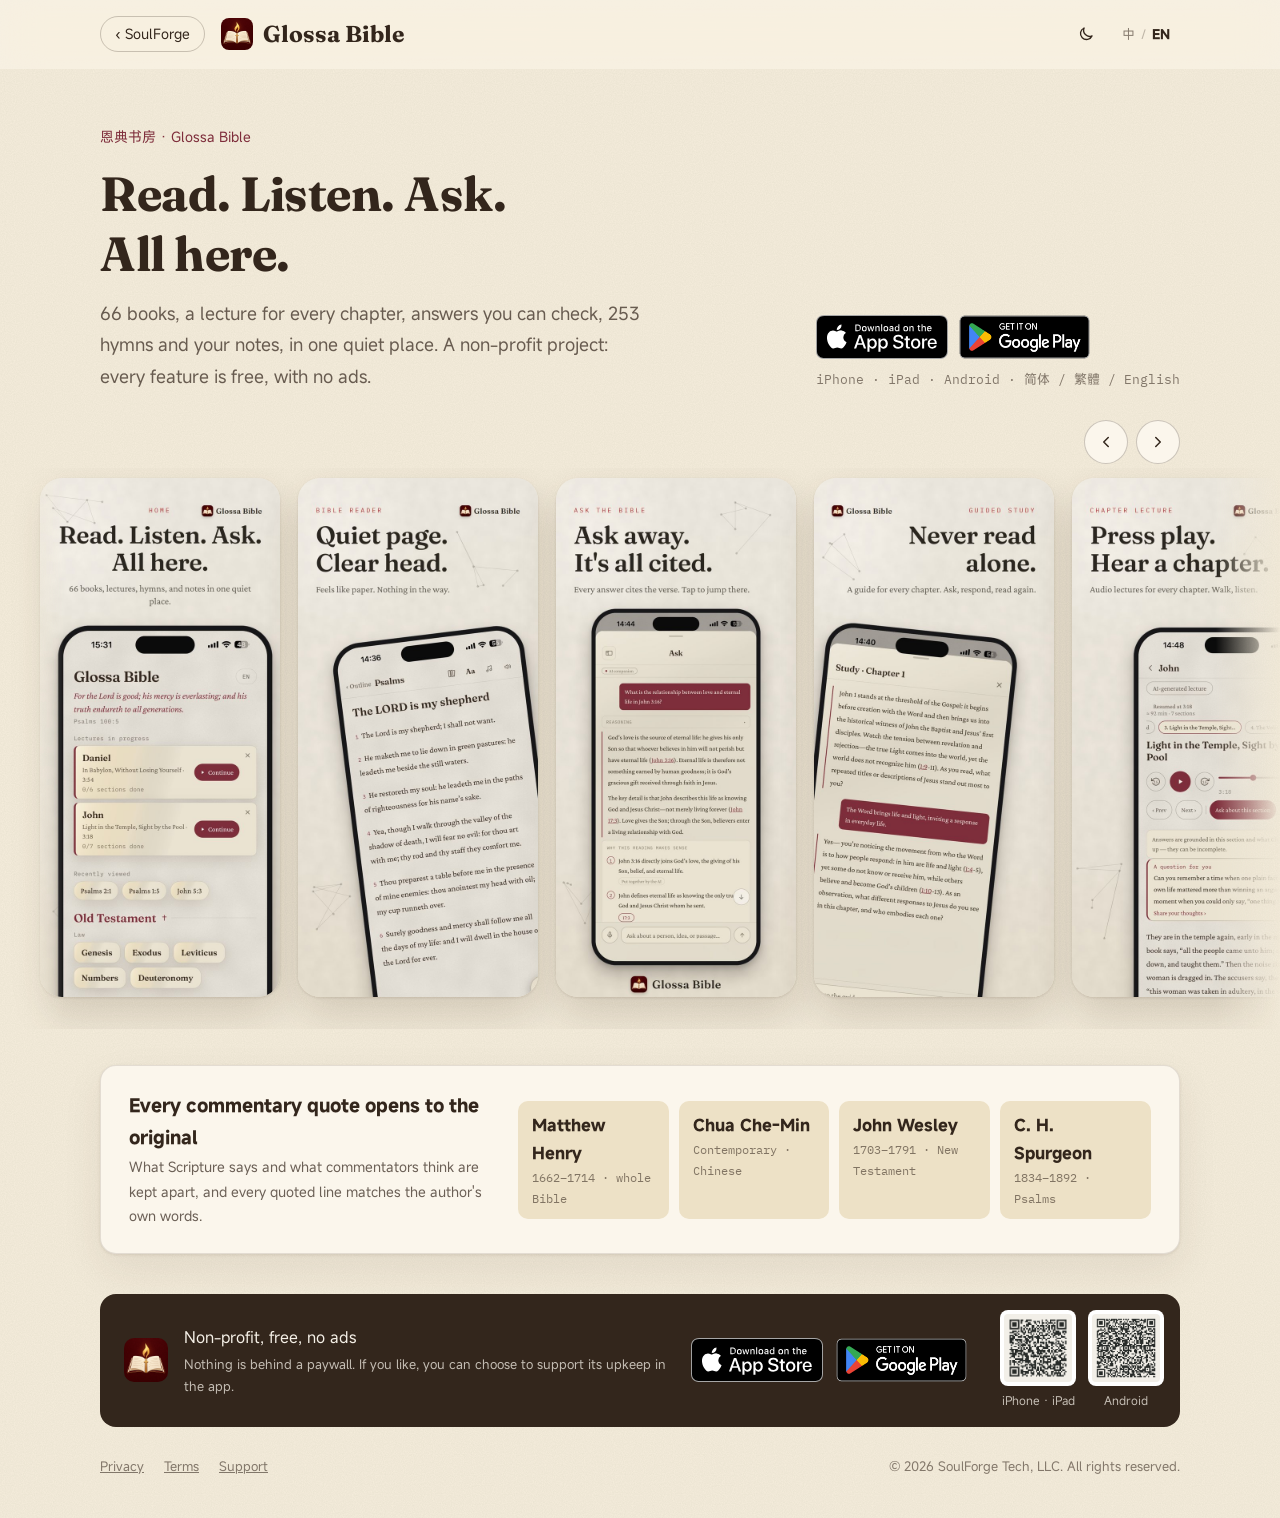
<file: grace.html>
<!doctype html>
<html lang="zh-CN" class="no-js">
<head>
<meta charset="utf-8">
<script>try{var t=localStorage.getItem("sf_theme");if(t==="dark"||t==="light")document.documentElement.setAttribute("data-theme",t)}catch(e){}</script>
<meta name="viewport" content="width=device-width, initial-scale=1">
<title>恩典书房 · Glossa Bible</title>
<meta name="title-zh-CN" content="恩典书房 · Glossa Bible">
<meta name="title-en" content="Glossa Bible · read, listen, ask">
<meta name="description" content="恩典书房：读经、听讲解、问经文、听圣诗。公益项目，免费，无广告。App Store 与 Google Play 已上架。">
<link rel="canonical" href="https://soulforgetech.com/grace.html">
<meta property="og:title" content="恩典书房 · Glossa Bible">
<meta property="og:description" content="读经，从这里开始。公益项目，免费，无广告。">
<meta property="og:image" content="https://soulforgetech.com/assets/img/brand/grace-icon.png">
<meta name="theme-color" content="#F6EEDC">
<link rel="icon" type="image/png" href="assets/img/brand/grace-icon.png">
<link rel="preconnect" href="https://fonts.googleapis.com">
<link rel="preconnect" href="https://fonts.gstatic.com" crossorigin>
<link href="https://fonts.googleapis.com/css2?family=Fraunces:opsz,wght@9..144,600;9..144,700&family=Noto+Serif+SC:wght@600;700&family=IBM+Plex+Mono:wght@400&display=swap" rel="stylesheet">
<link rel="stylesheet" href="assets/site.css?v=20261012m">
<script defer src="assets/site.js?v=20261012m"></script>
</head>
<body class="grace">

<header class="topbar">
<div class="wrap">
<div style="display: flex; align-items: center; gap: 16px">
<a class="btn sm" href="index.html">‹ SoulForge</a>
<span class="brand"><img src="assets/img/brand/grace-icon.png" alt=""><b><span data-zh>恩典书房</span><span data-en>Glossa Bible</span></b></span>
</div>
<div class="bar-actions">
<button type="button" class="theme-btn" data-theme-toggle aria-label="切换深浅色"><svg data-moon width="18" height="18" viewBox="0 0 24 24" fill="none" stroke="currentColor" stroke-width="1.8" stroke-linecap="round" stroke-linejoin="round" aria-hidden="true"><path d="M20 14.5A8 8 0 0 1 9.5 4 8 8 0 1 0 20 14.5z"/></svg><svg data-sun width="18" height="18" viewBox="0 0 24 24" fill="none" stroke="currentColor" stroke-width="1.8" stroke-linecap="round" aria-hidden="true"><circle cx="12" cy="12" r="4"/><path d="M12 2v2M12 20v2M4.9 4.9l1.4 1.4M17.7 17.7l1.4 1.4M2 12h2M20 12h2M4.9 19.1l1.4-1.4M17.7 6.3l1.4-1.4"/></svg></button>
<button type="button" class="lang-btn" data-lang-toggle><span data-l="zh">中</span><span class="sep">/</span><span data-l="en">EN</span></button>
</div>
</div>
</header>

<main>
<section class="wrap" style="padding-top: 56px; padding-bottom: 28px; display: flex; flex-wrap: wrap; gap: 32px; align-items: flex-end; justify-content: space-between">
<div style="flex: 1 1 520px; min-width: 0; display: flex; flex-direction: column; gap: 14px">
<span class="eyebrow rise" style="--d: 0">恩典书房 · Glossa Bible</span>
<h1 class="h1 rise" style="--d: 1; font-size: clamp(2.25rem, 4.6vw, 3rem); line-height: 1.25">
<span data-zh>读经，<br>从这里开始。</span><span data-en>Read. Listen. Ask.<br>All here.</span>
</h1>
<p class="soft rise" style="--d: 2; margin: 0; font-size: 1.125rem; max-width: 540px"><span data-zh>66 卷经文、每章讲解、问书、253 首圣诗、笔记，一个书房全都有。这是一个公益项目，所有功能免费，没有广告。</span><span data-en>66 books, a lecture for every chapter, answers you can check, 253 hymns and your notes, in one quiet place. A non-profit project: every feature is free, with no ads.</span></p>
</div>
<div class="rise" style="--d: 3; display: flex; flex-direction: column; gap: 10px; align-items: flex-start">
<div style="display: flex; flex-wrap: wrap; gap: 10px">
<a class="store-badge" href="https://apps.apple.com/app/id6811499488" aria-label="在 App Store 下载"><img class="b-app" src="assets/img/badges/app-store-official.svg" alt="Download on the App Store"></a>
<a class="store-badge" href="https://play.google.com/store/apps/details?id=com.soulforgetech.glossabible" aria-label="在 Google Play 下载"><img class="b-play" src="assets/img/badges/google-play-official.png" alt="Get it on Google Play"></a>
</div>
<span class="mono"><span data-zh>iPhone · iPad · 安卓 · 简体 / 繁體 / English</span><span data-en>iPhone · iPad · Android · 简体 / 繁體 / English</span></span>
</div>
</section>

<section aria-label="功能海报" style="padding-bottom: 36px">
<div class="wrap" style="display: flex; justify-content: flex-end; margin-bottom: 4px">
<div class="strip-nav" data-strip-nav="posters">
<button type="button" data-dir="-1" aria-label="上一组"><svg width="18" height="18" viewBox="0 0 24 24" fill="none" stroke="currentColor" stroke-width="2" stroke-linecap="round" stroke-linejoin="round" aria-hidden="true"><path d="M15 6l-6 6 6 6"/></svg></button>
<button type="button" data-dir="1" aria-label="下一组"><svg width="18" height="18" viewBox="0 0 24 24" fill="none" stroke="currentColor" stroke-width="2" stroke-linecap="round" stroke-linejoin="round" aria-hidden="true"><path d="M9 6l6 6-6 6"/></svg></button>
</div>
</div>
<div class="poster-strip reveal" id="posters">
<img class="poster" draggable="false" src="assets/img/posters/zh/01-home-zh-Hans.jpg" data-src-en="assets/img/posters/en/01-home-en-US.jpg" alt="读经，从这里开始。" data-alt-zh="读经，从这里开始。66 卷经文、讲解、圣诗、笔记，一个书房全都有。" data-alt-en="Read. Listen. Ask. All here.">
<img class="poster" draggable="false" src="assets/img/posters/zh/02-reader-zh-Hans.jpg" data-src-en="assets/img/posters/en/02-reader-en-US.jpg" alt="静得很，读得进。" data-alt-zh="静得很，读得进。和合本经文，纸一样的版面。" data-alt-en="Quiet page. Clear head.">
<img class="poster" draggable="false" src="assets/img/posters/zh/06-ask-bible-zh-Hans.jpg" data-src-en="assets/img/posters/en/06-ask-bible-en-US.jpg" alt="有疑问，问就是了。" data-alt-zh="有疑问，问就是了。回答句句有出处，点一下就回到经文。" data-alt-en="Ask away. It's all cited.">
<img class="poster" draggable="false" src="assets/img/posters/zh/04-guided-study-zh-Hans.jpg" data-src-en="assets/img/posters/en/04-guided-study-en-US.jpg" alt="读不懂？有人陪你读。" data-alt-zh="读不懂？有人陪你读。每章一位引路人。" data-alt-en="Never read alone.">
<img class="poster" draggable="false" loading="lazy" src="assets/img/posters/zh/07-chapter-lecture-zh-Hans.jpg" data-src-en="assets/img/posters/en/07-chapter-lecture-en-US.jpg" alt="一章一讲，边走边听。" data-alt-zh="一章一讲，边走边听。每章一段讲解音频。" data-alt-en="Press play. Hear a chapter.">
<img class="poster" draggable="false" loading="lazy" src="assets/img/posters/zh/08-vocal-hymn-zh-Hans.jpg" data-src-en="assets/img/posters/en/08-vocal-hymn-en-US.jpg" alt="一首圣诗，安静一整天。" data-alt-zh="一首圣诗，安静一整天。真人演唱，附歌词与相关经文。" data-alt-en="Real voices. Old hymns.">
<img class="poster" draggable="false" loading="lazy" src="assets/img/posters/zh/05-book-outline-zh-Hans.jpg" data-src-en="assets/img/posters/en/05-book-outline-en-US.jpg" alt="先看全局，再读细节。" data-alt-zh="先看全局，再读细节。每一卷的主线、分段与章摘要。" data-alt-en="Big picture first.">
<img class="poster" draggable="false" loading="lazy" src="assets/img/posters/zh/03-landscape-reader-zh-Hans.jpg" data-src-en="assets/img/posters/en/03-landscape-reader-en-US.jpg" alt="一转，三栏全开。" data-alt-zh="一转，三栏全开。横过来，脉络、经文、导读并排看。" data-alt-en="Turn it. Three columns.">
<img class="poster" draggable="false" loading="lazy" src="assets/img/posters/zh/09-offline-downloads-zh-Hans.jpg" data-src-en="assets/img/posters/en/09-offline-downloads-en-US.jpg" alt="没网，照样读照样听。" data-alt-zh="没网，照样读照样听。按书卷下载经文和讲解。" data-alt-en="No signal? No problem.">
<img class="poster" draggable="false" loading="lazy" src="assets/img/posters/zh/10-notes-zh-Hans.jpg" data-src-en="assets/img/posters/en/10-notes-en-US.jpg" alt="划一句，记一笔。" data-alt-zh="划一句，记一笔。选词高亮、写下感想。" data-alt-en="Highlight it. Write it down.">
</div>
</section>

<section class="wrap section" style="padding-bottom: 40px">
<div class="card reveal" style="padding: 24px 28px; display: flex; flex-wrap: wrap; gap: 16px 32px; align-items: center">
<div style="flex: 1 1 300px; min-width: 0">
<b style="font-size: 1.125rem"><span data-zh>回答里引用的解经，都能点开看原文</span><span data-en>Every commentary quote opens to the original</span></b>
<p class="soft" style="margin: 2px 0 0; font-size: 0.875rem"><span data-zh>经文本身说的和解经家的看法分开写，每一句解经都对得上作者原话。</span><span data-en>What Scripture says and what commentators think are kept apart, and every quoted line matches the author's own words.</span></p>
</div>
<div style="flex: 2 1 520px; display: grid; grid-template-columns: repeat(auto-fit, minmax(150px, 1fr)); gap: 10px">
<div style="padding: 10px 14px; border-radius: 10px; background: var(--chip)"><b><span data-zh>马太·亨利</span><span data-en>Matthew Henry</span></b><span class="mono" style="display: block; font-size: 0.75rem"><span data-zh>1662–1714 · 全本</span><span data-en>1662–1714 · whole Bible</span></span></div>
<div style="padding: 10px 14px; border-radius: 10px; background: var(--chip)"><b><span data-zh>蔡哲民</span><span data-en>Chua Che-Min</span></b><span class="mono" style="display: block; font-size: 0.75rem"><span data-zh>当代 · 中文逐卷</span><span data-en>Contemporary · Chinese</span></span></div>
<div style="padding: 10px 14px; border-radius: 10px; background: var(--chip)"><b><span data-zh>约翰·卫斯理</span><span data-en>John Wesley</span></b><span class="mono" style="display: block; font-size: 0.75rem"><span data-zh>1703–1791 · 新约</span><span data-en>1703–1791 · New Testament</span></span></div>
<div style="padding: 10px 14px; border-radius: 10px; background: var(--chip)"><b><span data-zh>司布真</span><span data-en>C. H. Spurgeon</span></b><span class="mono" style="display: block; font-size: 0.75rem"><span data-zh>1834–1892 · 诗篇</span><span data-en>1834–1892 · Psalms</span></span></div>
</div>
</div>
</section>

<section class="wrap" style="padding-bottom: 28px">
<div class="darkbar reveal">
<img src="assets/img/brand/grace-icon.png" alt="" style="width: 44px; height: 44px; border-radius: 10px">
<div style="flex: 1 1 300px; display: flex; flex-direction: column; gap: 2px">
<span><span data-zh>公益项目，免费，没有广告</span><span data-en>Non-profit, free, no ads</span></span>
<span class="sub"><span data-zh>所有功能都不收费。愿意的话，可以在 App 里自愿支持我们继续维护。</span><span data-en>Nothing is behind a paywall. If you like, you can choose to support its upkeep in the app.</span></span>
</div>
<div class="store-badges"><a class="store-badge" href="https://apps.apple.com/app/id6811499488" aria-label="在 App Store 下载"><img class="b-app" src="assets/img/badges/app-store-official.svg" alt="Download on the App Store"></a><a class="store-badge" href="https://play.google.com/store/apps/details?id=com.soulforgetech.glossabible" aria-label="在 Google Play 下载"><img class="b-play" src="assets/img/badges/google-play-official.png" alt="Get it on Google Play"></a></div>
<div class="store-qr"><figure><img src="assets/img/badges/qr-grace-ios.png" alt="App Store 下载二维码"><figcaption>iPhone · iPad</figcaption></figure><figure><img src="assets/img/badges/qr-grace-android.png" alt="Google Play 下载二维码"><figcaption><span data-zh>安卓</span><span data-en>Android</span></figcaption></figure></div>
</div>
</section>
</main>

<footer class="wrap footer">
<span style="display: flex; flex-wrap: wrap; gap: 8px 20px">
<a data-zh href="https://glossa.soulforgetech.com/glossa-bible/privacy.zh.html">隐私政策</a>
<a data-zh href="https://glossa.soulforgetech.com/glossa-bible/terms.zh.html">使用条款</a>
<a data-zh href="https://glossa.soulforgetech.com/glossa-bible/support.zh.html">帮助</a>
<a data-en href="https://glossa.soulforgetech.com/glossa-bible/privacy.html">Privacy</a>
<a data-en href="https://glossa.soulforgetech.com/glossa-bible/terms.html">Terms</a>
<a data-en href="https://glossa.soulforgetech.com/glossa-bible/support.html">Support</a>
</span>
<span><span data-zh>© 2026 SoulForge Tech, LLC 保留所有权利。</span><span data-en>© 2026 SoulForge Tech, LLC. All rights reserved.</span></span>
</footer>
</body>
</html>
</file>
<file: assets/site.css>
/* SoulForge site — 2026-10 redesign.
   Paper look shared with 岁月书房 (glossa.soulforgetech.com): xuan-paper ground,
   cream cards one step lighter, ink #2A2620, cinnabar #B8312F.
   Body: MiSans. Titles: Fraunces + Noto Serif SC. Meta: IBM Plex Mono. */

@import url("fonts/misans/MiSans-Regular.min.css");
@import url("fonts/misans/MiSans-Bold.min.css");

:root {
  --paper: #EEE8DC;
  --card: #F3EEE2;
  --card-2: #F8F4EC;
  --chip: #EAE3D2;
  --ink: #2A2620;
  --ink-soft: rgba(42, 38, 32, 0.72);
  --ink-faint: rgba(42, 38, 32, 0.58);
  --line: rgba(42, 38, 32, 0.12);
  --line-strong: rgba(42, 38, 32, 0.22);
  --seal: #B8312F;
  --seal-strong: #9E2A29;
  --bar: #2A2620;
  --glass: rgba(243, 238, 226, 0.68);
  --shadow-card: 0 16px 40px rgba(42, 38, 32, 0.10), 0 1px 3px rgba(42, 38, 32, 0.10);
  --shadow-lift: 0 24px 48px rgba(42, 38, 32, 0.16), 0 2px 6px rgba(42, 38, 32, 0.12);

  --font-body: MiSans, "PingFang SC", "Hiragino Sans GB", "Microsoft YaHei", system-ui, sans-serif;
  --font-title: Fraunces, "Noto Serif SC", "Songti SC", "STSong", Georgia, serif;
  --font-mono: "IBM Plex Mono", MiSans, ui-monospace, monospace;

  /* Springs sampled from Apple's damping/response model.
     --spring: damping 1.0, response 0.4 (default, no overshoot).
     --spring-bounce: damping 0.8, response 0.4 (only where something is "thrown"). */
  --spring: linear(0, 0.0476, 0.1527, 0.2777, 0.402, 0.5154, 0.6135, 0.6957, 0.7628, 0.8167, 0.8594, 0.8927, 0.9186, 0.9385, 0.9537, 0.9653, 0.9741, 0.9807, 0.9856, 0.9894, 0.9921, 0.9942, 0.9957, 0.9968, 0.9977, 0.9983, 0.9987, 0.9991, 0.9993, 0.9995, 0.9996, 0.9997, 0.9998, 0.9999, 1);
  --spring-dur: 720ms;
  --spring-bounce: linear(0, 0.0276, 0.0964, 0.1891, 0.2931, 0.3993, 0.5013, 0.5954, 0.6793, 0.7519, 0.8134, 0.8642, 0.9051, 0.9375, 0.9623, 0.9809, 0.9943, 1.0036, 1.0096, 1.0131, 1.0148, 1.0152, 1.0146, 1.0135, 1.012, 1.0105, 1.0088, 1.0073, 1.0059, 1.0047, 1.0036, 1.0027, 1.0019, 1.0013, 1.0009, 1.0005, 1.0003, 1.0001, 0.9999, 0.9998, 1);
  --bounce-dur: 640ms;
}
/* Browsers without linear() fall back to a close cubic. */
@supports not (transition-timing-function: linear(0, 1)) {
  :root { --spring: cubic-bezier(0.22, 1, 0.36, 1); --spring-bounce: cubic-bezier(0.34, 1.4, 0.64, 1); }
}

.grace {
  --seal-btn: #7E2D3B;
  --paper: #F6EEDC;
  --card: #FBF6EC;
  --chip: #EDE1C6;
  --ink: #33261C;
  --ink-soft: rgba(51, 38, 28, 0.72);
  --ink-faint: rgba(51, 38, 28, 0.58);
  --line: rgba(51, 38, 28, 0.12);
  --line-strong: rgba(51, 38, 28, 0.24);
  --seal: #7E2D3B;
  --seal-strong: #641F2C;
  --bar: #33261C;
  --glass: rgba(250, 244, 232, 0.68);
  --shadow-card: 0 16px 40px rgba(60, 44, 24, 0.08), 0 1px 3px rgba(60, 44, 24, 0.10);
}

/* ---------- dark mode: follows the system unless the visitor picks one ----------
   Values mirror 岁月书房's dark paper (diary.css). */
:root { --seal-btn: var(--seal); --ink-btn-bg: #2A2620; --ink-btn-fg: #F4EFE6; --card-2: #F8F4EC; color-scheme: light; }
@media (prefers-color-scheme: dark) {
  :root:not([data-theme="light"]) {
    --paper: #1A1814; --card: #24211C; --card-2: #2A2620; --chip: #2F2A23;
    --ink: #EBE3D2; --ink-soft: rgba(235, 227, 210, 0.74); --ink-faint: rgba(235, 227, 210, 0.58);
    --line: rgba(235, 227, 210, 0.13); --line-strong: rgba(235, 227, 210, 0.28);
    --seal: #E8707C; --seal-strong: #F08A94; --seal-btn: #B83A4A; --bar: #0F0E0C;
    --glass: rgba(26, 24, 20, 0.66); --ink-btn-bg: #EBE3D2; --ink-btn-fg: #1A1814;
    --shadow-card: 0 16px 40px rgba(0, 0, 0, 0.38), 0 1px 3px rgba(0, 0, 0, 0.4);
    --shadow-lift: 0 24px 48px rgba(0, 0, 0, 0.48), 0 2px 6px rgba(0, 0, 0, 0.4);
    color-scheme: dark;
  }
  :root:not([data-theme="light"]) .grace {
    --paper: #211911; --card: #2B2118; --chip: #33271C; --ink: #F0E6CE;
    --ink-soft: rgba(240, 230, 206, 0.74); --ink-faint: rgba(240, 230, 206, 0.58);
    --line: rgba(240, 230, 206, 0.13); --line-strong: rgba(240, 230, 206, 0.28);
    --seal: #D97A85; --seal-strong: #E8939C; --seal-btn: #9A4550; --bar: #120D08; --glass: rgba(33, 25, 17, 0.66);
  }
}
:root[data-theme="dark"] {
  --paper: #1A1814; --card: #24211C; --card-2: #2A2620; --chip: #2F2A23;
  --ink: #EBE3D2; --ink-soft: rgba(235, 227, 210, 0.74); --ink-faint: rgba(235, 227, 210, 0.58);
  --line: rgba(235, 227, 210, 0.13); --line-strong: rgba(235, 227, 210, 0.28);
  --seal: #E8707C; --seal-strong: #F08A94; --seal-btn: #B83A4A; --bar: #0F0E0C;
  --glass: rgba(26, 24, 20, 0.66); --ink-btn-bg: #EBE3D2; --ink-btn-fg: #1A1814;
  --shadow-card: 0 16px 40px rgba(0, 0, 0, 0.38), 0 1px 3px rgba(0, 0, 0, 0.4);
  --shadow-lift: 0 24px 48px rgba(0, 0, 0, 0.48), 0 2px 6px rgba(0, 0, 0, 0.4);
  color-scheme: dark;
}
:root[data-theme="dark"] .grace {
  --paper: #211911; --card: #2B2118; --chip: #33271C; --ink: #F0E6CE;
  --ink-soft: rgba(240, 230, 206, 0.74); --ink-faint: rgba(240, 230, 206, 0.58);
  --line: rgba(240, 230, 206, 0.13); --line-strong: rgba(240, 230, 206, 0.28);
  --seal: #D97A85; --seal-strong: #E8939C; --seal-btn: #9A4550; --bar: #120D08; --glass: rgba(33, 25, 17, 0.66);
}
/* Theme changes ease instead of flashing (Apple: avoid abrupt brightness jumps). */
body, .card, .topbar, .chip, .btn { transition-property: background-color, color, border-color, box-shadow, transform; }
body { transition: background-color 300ms ease, color 300ms ease; }

*, *::before, *::after { box-sizing: border-box; }
html { scroll-behavior: smooth; scroll-padding-top: 84px; -webkit-text-size-adjust: 100%; }
body {
  margin: 0;
  /* Fine, seamless paper grain (stitched turbulence, as on glossa.soulforgetech.com), kept faint. */
  background-color: var(--paper);
  background-image: url("data:image/svg+xml;utf8,<svg xmlns='http://www.w3.org/2000/svg' width='240' height='240'><filter id='g'><feTurbulence type='fractalNoise' baseFrequency='0.9' numOctaves='2' stitchTiles='stitch'/><feColorMatrix values='0 0 0 0 0  0 0 0 0 0  0 0 0 0 0  0 0 0 0.05 0'/></filter><rect width='100%25' height='100%25' filter='url(%23g)'/></svg>");
  background-repeat: repeat;
  color: var(--ink);
  font: 400 1rem/1.75 var(--font-body);
  -webkit-font-smoothing: antialiased;
}
img { max-width: 100%; display: block; }
/* The hidden attribute is ignored by SVG unless we say so (the play/pause icons rely on it). */
[hidden] { display: none !important; }
a { color: var(--seal); }
a:hover { color: var(--seal-strong); }
:focus-visible { outline: 2px solid var(--seal); outline-offset: 3px; border-radius: 6px; }

.wrap { max-width: 1160px; margin: 0 auto; padding: 0 40px; }
.section { padding-bottom: 64px; }
.mono { font-family: var(--font-mono); font-size: 0.8125rem; color: var(--ink-faint); }
.soft { color: var(--ink-soft); }
.faint { color: var(--ink-faint); }
.eyebrow { font-size: 0.875rem; color: var(--seal); }

.h1, .h2, .h3 { font-family: var(--font-title); font-weight: 700; margin: 0; }
.h1 { font-size: clamp(2rem, 4.2vw, 2.875rem); line-height: 1.3; letter-spacing: -0.01em; }
.h2 { font-size: clamp(1.5rem, 2.6vw, 2rem); line-height: 1.4; letter-spacing: -0.005em; }
.h3 { font-size: 1.375rem; line-height: 1.4; }

/* ---------- language ---------- */
html[lang="zh-CN"] [data-en], html[lang="en"] [data-zh] { display: none !important; }

/* ---------- glass header ---------- */
.topbar {
  position: sticky; top: 0; z-index: 50;
  background: var(--glass);
  -webkit-backdrop-filter: blur(18px) saturate(1.4);
  backdrop-filter: blur(18px) saturate(1.4);
  border-bottom: 1px solid transparent;
  transition: border-color 200ms ease, box-shadow 200ms ease;
}
.topbar.scrolled { border-bottom-color: var(--line); box-shadow: 0 8px 24px rgba(42, 38, 32, 0.07); }
.topbar .wrap { min-height: 68px; display: flex; flex-wrap: wrap; align-items: center; justify-content: space-between; gap: 12px; }
.brand { display: flex; align-items: center; gap: 10px; color: var(--ink); text-decoration: none; }
.brand:hover { color: var(--ink); }
.brand img { width: 32px; height: 32px; border-radius: 8px; }
.brand b { font-family: var(--font-title); font-size: 1.4375rem; }
.cobrand { display: flex; align-items: center; gap: 9px; }
.cobrand .seal-logo { width: 34px; height: 34px; border-radius: 7px; box-shadow: 0 1px 2px rgba(0, 0, 0, 0.18); }
.cobrand .x { color: var(--ink-soft); font-size: 1.0625rem; }
.cobrand .glyph { width: 34px; height: 34px; color: var(--ink); }
.cobrand b { font-family: var(--font-title); font-size: 1.5rem; }
.cobrand b.light { font-weight: 600; }
.cobrand.sm { gap: 7px; }
.cobrand.sm .seal-logo, .cobrand.sm .glyph { width: 26px; height: 26px; border-radius: 5px; }
.cobrand.sm b { font-size: 1.125rem; }
.nav { display: flex; gap: 4px; }
.nav a { height: 40px; padding: 0 16px; display: flex; align-items: center; border-radius: 999px; color: var(--ink); text-decoration: none; font-size: 0.9375rem; transition: background-color 150ms ease; }
.nav a:hover { background: rgba(42, 38, 32, 0.06); }
.nav a[aria-current] { background: rgba(127, 120, 108, 0.16); }
.bar-actions { display: flex; align-items: center; gap: 10px; }

/* ---------- buttons: feedback on press, instantly ---------- */
.btn {
  height: 44px; padding: 0 20px; display: inline-flex; align-items: center; gap: 8px;
  border-radius: 999px; font: inherit; font-size: 0.9375rem; text-decoration: none; cursor: pointer;
  border: 1px solid var(--line-strong); background: transparent; color: var(--ink);
  transition: transform var(--spring-dur) var(--spring), background-color 150ms ease;
  -webkit-tap-highlight-color: transparent;
}
.btn:hover { color: var(--ink); background: rgba(42, 38, 32, 0.05); }
.btn:active { transform: scale(0.97); transition: transform 100ms ease-out; }
.btn.lg { height: 48px; padding: 0 22px; font-size: 1rem; }
/* Oslian wordmark: the navy lettering on paper, the light lettering in dark mode. */
.oslian-wordmark { display: inline-flex; }
.oslian-wordmark img { width: 150px; height: auto; }
.oslian-wordmark .wm-dark { display: none; }
:root[data-theme="dark"] .oslian-wordmark .wm-light { display: none; }
:root[data-theme="dark"] .oslian-wordmark .wm-dark { display: block; }
@media (prefers-color-scheme: dark) {
  :root:not([data-theme="light"]) .oslian-wordmark .wm-light { display: none; }
  :root:not([data-theme="light"]) .oslian-wordmark .wm-dark { display: block; }
}

/* Official store badges (artwork as supplied by Apple / Google; only scaled). */
.store-badge { display: inline-flex; align-items: center; border-radius: 9px; transition: transform var(--spring-dur) var(--spring), opacity 150ms ease; }
.store-badge:hover { opacity: 0.88; }
.store-badge:active { transform: scale(0.96); transition-duration: 100ms; }
.store-badge img { display: block; width: auto; }
.store-badge .b-app { height: 44px; }
.store-badge .b-play { height: 64px; margin: -10px -8px; } /* the Play PNG carries its own transparent padding */
.store-badges { display: flex; flex-wrap: wrap; align-items: center; gap: 12px; }
.store-qr { display: flex; gap: 12px; }
.store-qr figure { margin: 0; display: flex; flex-direction: column; align-items: center; gap: 4px; }
.store-qr img { width: 76px; height: 76px; border-radius: 8px; background: #fff; padding: 4px; }
.store-qr figcaption { font-size: 0.75rem; color: rgba(244, 239, 230, 0.75); }
@media (max-width: 720px) { .store-qr { display: none; } }

/* Theme toggle: one round button; the moon turns into the sun (and back) in place. */
.theme-btn {
  position: relative; width: 40px; height: 40px; padding: 0; border: 0; border-radius: 50%;
  background: transparent; color: var(--ink); cursor: pointer; display: grid; place-items: center;
  transition: background-color 150ms ease, transform var(--spring-dur) var(--spring);
  -webkit-tap-highlight-color: transparent;
}
.theme-btn:hover { background: rgba(127, 120, 108, 0.14); }
.theme-btn:active { transform: scale(0.9); transition-duration: 100ms; }
.theme-btn svg { position: absolute; transition: transform var(--bounce-dur) var(--spring-bounce), opacity 220ms ease; }
.theme-btn[data-mode="light"] [data-sun], .theme-btn:not([data-mode]) [data-sun] { opacity: 0; transform: rotate(-90deg) scale(0.4); }
.theme-btn[data-mode="dark"] [data-moon] { opacity: 0; transform: rotate(90deg) scale(0.4); }

/* Language: small 中 / EN switch, the current one in ink, the other faint. */
.lang-btn {
  height: 40px; padding: 0 10px; border: 0; border-radius: 999px; background: transparent; cursor: pointer;
  display: inline-flex; align-items: center; gap: 6px; font: 500 0.8125rem/1 var(--font-body); color: var(--ink-faint);
  transition: background-color 150ms ease, transform var(--spring-dur) var(--spring);
  -webkit-tap-highlight-color: transparent;
}
.lang-btn:hover { background: rgba(127, 120, 108, 0.14); }
.lang-btn:active { transform: scale(0.94); transition-duration: 100ms; }
.lang-btn .sep { opacity: 0.5; }
.lang-btn [data-l] { transition: color 200ms ease; }
.lang-btn:not([data-current="en"]) [data-l="zh"], .lang-btn[data-current="en"] [data-l="en"] { color: var(--ink); font-weight: 700; }
.bar-actions { gap: 6px; }
.btn.sm { height: 36px; padding: 0 14px; font-size: 0.875rem; }
.btn.seal { background: var(--seal-btn); border-color: var(--seal-btn); color: #fff; }
.btn.seal:hover { background: var(--seal-btn); filter: brightness(0.92); color: #fff; }
.btn.ink { background: var(--ink-btn-bg); border-color: var(--ink-btn-bg); color: var(--ink-btn-fg); }
.btn.ink:hover { color: var(--ink-btn-fg); background: var(--ink-btn-bg); filter: brightness(1.15); }
.btn.paper { background: var(--paper); border-color: var(--paper); color: var(--ink); }
.btn.on-dark { border-color: rgba(244, 239, 230, 0.32); color: #F4EFE6; }
.btn.on-dark:hover { background: rgba(244, 239, 230, 0.08); color: #F4EFE6; }

/* ---------- cards ---------- */
.card { background: var(--card); border: 1px solid var(--line); border-radius: 16px; box-shadow: var(--shadow-card); }
.card.pad { padding: 24px; }
a.card { color: var(--ink); text-decoration: none; display: block; transition: transform var(--spring-dur) var(--spring), box-shadow var(--spring-dur) var(--spring); }
a.card:hover { transform: translateY(-4px); box-shadow: var(--shadow-lift); color: var(--ink); }
a.card:active { transform: translateY(-1px) scale(0.99); transition-duration: 100ms; }
.grid { display: grid; gap: 20px; }
.grid.three { grid-template-columns: repeat(auto-fit, minmax(300px, 1fr)); }
.grid.two { grid-template-columns: repeat(auto-fit, minmax(320px, 1fr)); }
.chip { display: inline-flex; align-items: center; height: 26px; padding: 0 10px; border-radius: 999px; border: 1px solid var(--seal); color: var(--seal); font-size: 0.8125rem; white-space: nowrap; }
.chip.muted { border-color: var(--line-strong); color: var(--ink-soft); background: rgba(42, 38, 32, 0.04); }

.product { display: flex; flex-direction: column; gap: 14px; height: 100%; }
.product .head { display: flex; align-items: center; gap: 16px; }
.product .head img { width: 60px; height: 60px; border-radius: 14px; flex: 0 0 60px; box-shadow: 0 1px 2px rgba(0, 0, 0, 0.18); }
.product .head > div { min-width: 0; }
.product .head b, .product .head .soft { white-space: nowrap; }
.product p { margin: 0; font-size: 0.9375rem; color: var(--ink-soft); }
/* Bottom row: platforms on the left, status badge on the right — same line in every card. */
.product .foot { margin-top: auto; padding-top: 4px; display: flex; flex-wrap: wrap; align-items: center; justify-content: space-between; gap: 8px; }

.feature-panel { padding: 40px; border-radius: 20px; display: flex; flex-wrap: wrap; gap: 40px; align-items: center; }
.feature-panel .text { flex: 999 1 440px; min-width: 0; display: flex; flex-direction: column; gap: 16px; }
.feature-panel .media { flex: 1 1 400px; min-width: 0; display: flex; gap: 12px; justify-content: center; }
.feature-panel ul { margin: 0; padding-left: 20px; display: flex; flex-direction: column; gap: 6px; }
/* The 恩典书房 panel carries the .grace palette, so it follows light/dark too. */
.panel-grace { background: var(--paper); color: var(--ink); border-color: var(--line); }
.btn.wine { background: var(--seal-btn); border-color: var(--seal-btn); color: #fff; }
.btn.wine:hover { background: var(--seal-btn); filter: brightness(0.92); color: #fff; }

/* posters: tall App Store tiles */
.poster { aspect-ratio: 1284 / 2778; object-fit: cover; border-radius: 16px; box-shadow: 0 14px 30px rgba(60, 44, 24, 0.16); }
.feature-panel .media .poster { width: 32%; max-width: 170px; }
.feature-panel .media .poster:nth-child(2) { transform: translateY(-14px); }

.poster-strip-wrap { position: relative; }
.poster-strip {
  display: flex; gap: 18px; overflow-x: auto; overscroll-behavior-x: contain;
  scroll-snap-type: x mandatory; scroll-padding: 0 40px;
  padding: 10px max(40px, calc((100vw - 1080px) / 2)) 32px;
  scrollbar-width: none; cursor: grab;
}
.poster-strip::-webkit-scrollbar { display: none; }
.poster-strip.dragging { cursor: grabbing; scroll-snap-type: none; }
.poster-strip .poster { flex: 0 0 240px; width: 240px; border-radius: 22px; scroll-snap-align: start; user-select: none; -webkit-user-drag: none;
  box-shadow: 0 18px 40px rgba(60, 44, 24, 0.16), 0 1px 3px rgba(60, 44, 24, 0.12);
  transition: transform var(--spring-dur) var(--spring), box-shadow var(--spring-dur) var(--spring); }
.poster-strip .poster:hover { transform: translateY(-6px); box-shadow: 0 28px 52px rgba(60, 44, 24, 0.2), 0 2px 6px rgba(60, 44, 24, 0.12); }
/* SoulLink's App Store set is one continuous panorama: tiles butt together. */
.poster-strip.sl { gap: 0; }
.poster-strip.sl .poster { border-radius: 0; box-shadow: 0 18px 40px rgba(60, 44, 24, 0.10); }
.poster-strip.sl .poster:first-child { border-radius: 22px 0 0 22px; }
.poster-strip.sl .poster:last-child { border-radius: 0 22px 22px 0; }
.poster-strip.sl .poster:hover { transform: none; box-shadow: 0 18px 40px rgba(60, 44, 24, 0.10); }
/* Edge fade: whichever side still has more to scroll softly fades out.
   --fl / --fr are set by site.js from the scroll position. */
.poster-strip, .carousel .track {
  --fl: 0px; --fr: 64px;
  -webkit-mask-image: linear-gradient(to right, transparent 0, #000 var(--fl), #000 calc(100% - var(--fr)), transparent 100%);
  mask-image: linear-gradient(to right, transparent 0, #000 var(--fl), #000 calc(100% - var(--fr)), transparent 100%);
}

/* Home-page poster carousels: three separate cards in view, arrows on the edges. */
.carousel { position: relative; flex: 1 1 460px; min-width: 0; max-width: 560px; margin: 0 auto; }
.carousel .track { display: flex; gap: 14px; padding: 14px 2px 30px; overflow-x: auto; scroll-snap-type: x mandatory; overscroll-behavior-x: contain; scrollbar-width: none; cursor: grab; }
.carousel .track::-webkit-scrollbar { display: none; }
.carousel .track.dragging { cursor: grabbing; scroll-snap-type: none; }
.carousel .track img {
  flex: 0 0 calc((100% - 28px) / 3); width: calc((100% - 28px) / 3); aspect-ratio: 1284 / 2778; object-fit: cover;
  border-radius: 16px; box-shadow: 0 14px 28px rgba(60, 44, 24, 0.16), 0 1px 3px rgba(60, 44, 24, 0.10);
  scroll-snap-align: start; user-select: none; -webkit-user-drag: none;
}
@media (max-width: 520px) { .carousel .track img { flex-basis: calc((100% - 14px) / 2); width: calc((100% - 14px) / 2); } }
.carousel .arrow {
  position: absolute; top: 50%; z-index: 2; width: 44px; height: 44px; margin-top: -22px; border-radius: 50%;
  border: 1px solid var(--line-strong); background: rgba(243, 238, 226, 0.78); color: var(--ink);
  -webkit-backdrop-filter: blur(12px); backdrop-filter: blur(12px); box-shadow: 0 6px 16px rgba(42, 38, 32, 0.14);
  display: grid; place-items: center; cursor: pointer;
  transition: opacity 200ms ease, transform var(--spring-dur) var(--spring);
}
.carousel .arrow.prev { left: -14px; }
.carousel .arrow.next { right: -14px; }
.carousel .arrow:hover { transform: scale(1.06); }
.carousel .arrow:active { transform: scale(0.92); transition-duration: 100ms; }
.carousel .arrow:disabled { opacity: 0; pointer-events: none; }
.strip-nav { display: flex; gap: 8px; }
.strip-nav button { width: 44px; height: 44px; border-radius: 50%; border: 1px solid var(--line-strong); background: var(--card); color: var(--ink); cursor: pointer; display: grid; place-items: center;
  transition: transform var(--spring-dur) var(--spring), opacity 150ms ease; }
.strip-nav button:active { transform: scale(0.92); transition-duration: 100ms; }
.strip-nav button:disabled { opacity: 0.35; cursor: default; }

/* ---------- 岁月书房 shelf (structure read from the live site) ---------- */
.case { border-radius: 10px; padding: 14px 16px 8px;
  background: repeating-linear-gradient(90deg, rgba(0,0,0,.05) 0, rgba(0,0,0,.05) 1px, transparent 1px, transparent 7px), linear-gradient(#835D3B, #6C4C30);
  box-shadow: 0 30px 60px rgba(0,0,0,.35), inset 0 2px 3px rgba(255,255,255,.18), inset 0 -3px 8px rgba(0,0,0,.4); }
.case-row { min-height: 284px; padding: 30px 16px 0; border-radius: 4px 4px 0 0;
  background: linear-gradient(#3A281B, #2F2017);
  box-shadow: inset 0 14px 22px rgba(0,0,0,.55), inset 0 -2px 0 rgba(0,0,0,.4);
  display: flex; align-items: flex-end; gap: 6px; overflow-x: auto; overflow-y: visible; scrollbar-width: none; }
.case-row::-webkit-scrollbar { display: none; }
.plank { height: 18px; border-radius: 0 0 3px 3px;
  background: repeating-linear-gradient(90deg, rgba(0,0,0,.043) 0, rgba(0,0,0,.043) 1px, transparent 1px, transparent 9px), linear-gradient(#9A7048 0%, #7A5736 55%, #6A4A2E 100%);
  box-shadow: 0 6px 10px rgba(0,0,0,.35), inset 0 1px 0 rgba(255,255,255,.28), inset 0 -4px 6px rgba(0,0,0,.4); }

.spine {
  position: relative; flex: 0 0 auto; padding: 0; border: 0; cursor: pointer; font: inherit;
  border-radius: 3px 3px 1px 1px; overflow: hidden; display: flex; align-items: center; justify-content: center;
  box-shadow: 0 10px 12px rgba(0,0,0,.4), inset -3px 0 5px rgba(0,0,0,.32), inset 2px 0 2px rgba(255,255,255,.16);
  transform-origin: 50% 100%;
  transition: transform var(--spring-dur) var(--spring), box-shadow var(--spring-dur) var(--spring);
}
.spine .tex { position: absolute; inset: 0; background-size: 2500% 100%; background-position: 0% 50%; }
.spine .gloss { position: absolute; inset: 0; background: linear-gradient(90deg, rgba(255,255,255,.22) 0, rgba(255,255,255,.22) 2px, rgba(255,255,255,.08) 6%, transparent 32%, rgba(0,0,0,.14) 80%, rgba(0,0,0,.32) 100%); }
.spine .band { position: absolute; left: 5px; right: 5px; height: 2px; border-radius: 1px; background: #EFE2BF; }
.spine .band.t { top: 18px; } .spine .band.b { bottom: 22px; }
.spine.dk .band { background: #2A2620; }
.spine .label { position: relative; writing-mode: vertical-rl; background: rgba(243,238,226,.92); padding: 10px 4px; border-radius: 3px;
  box-shadow: 0 1px 2px rgba(0,0,0,.25), inset 0 0 0 1px rgba(42,38,32,.18);
  font-family: "Noto Serif SC", var(--font-title); font-weight: 600; font-size: 14px; color: #2A2620; letter-spacing: .12em; line-height: 1; }
html[lang="en"] .spine .label { font-family: var(--font-title); letter-spacing: .02em; font-size: 13px; }
/* hover: the book is drawn up out of the row, toward the reader */
.spine:hover, .spine:focus-visible { transform: translateY(-16px); box-shadow: 0 22px 20px rgba(0,0,0,.45), inset -3px 0 5px rgba(0,0,0,.32), inset 2px 0 2px rgba(255,255,255,.16); }
.spine:active { transform: translateY(-10px) scale(0.98); transition-duration: 100ms; }
.spine[aria-expanded="true"] { transform: translateY(-24px); }
/* entrance: books rise onto the shelf one after another (set by site.js) */
.case.pre .spine { transform: translateY(110%); }
.case.in .spine { transition: transform var(--bounce-dur) var(--spring-bounce), box-shadow var(--spring-dur) var(--spring); transition-delay: calc(var(--i, 0) * 55ms); }
.case.settled .spine { transition-delay: 0ms; }
/* Placeholder books for the rest of the 2026 list: plain cloth colours, quieter, not interactive. */
.spine.ghost { cursor: default; opacity: 0.82; filter: saturate(0.85); flex: 0 1 auto; min-width: 16px; }
/* Placeholders give up width first, so the row always fits inside the shelf. */
.spine.more { flex: 0 1 auto; min-width: 78px; }
@media (max-width: 720px) { .spine.ghost { display: none; } }
.spine.ghost:hover, .spine.ghost:active { transform: none; }
.spine.more {
  align-self: flex-end; border: 1.5px dashed rgba(239, 226, 191, 0.45); background: rgba(239, 226, 191, 0.04);
  box-shadow: none; color: rgba(239, 226, 191, 0.85); text-decoration: none; text-align: center;
  font-size: 0.8125rem; line-height: 1.6; padding: 0 8px;
}
.spine.more:hover { color: #EFE2BF; background: rgba(239, 226, 191, 0.08); box-shadow: none; }
.bk-mans { background-image: url("img/covers/mans-search.jpg"); }
.bk-walden { background-image: url("img/covers/walden.jpg"); }
.bk-outlive { background-image: url("img/covers/outlive.jpg"); }
.bk-mindset { background-image: url("img/covers/mindset.jpg"); }
.bk-wethree { background-image: url("img/covers/we-three.jpg"); }
.bk-jxl { background-image: url("img/covers/jixianlin-life.jpg"); }
.bk-edge { background-image: url("img/covers/life-edge.jpg"); }
.bk-sleep { background-image: url("img/covers/why-we-sleep.jpg"); }
/* English editions where one exists (the three Chinese-only titles keep their covers). */
html[lang="en"] .bk-mans { background-image: url("img/covers/en/mans-search.jpg"); }
html[lang="en"] .bk-walden { background-image: url("img/covers/en/walden.jpg"); }
html[lang="en"] .bk-outlive { background-image: url("img/covers/en/outlive.jpg"); }
html[lang="en"] .bk-mindset { background-image: url("img/covers/en/mindset.jpg"); }
html[lang="en"] .bk-sleep { background-image: url("img/covers/en/why-we-sleep.jpg"); }
/* The English Walden spine is dark, so its bands go light. */
html[lang="en"] .spine.en-light .band { background: #EFE2BF; }

/* the book card that pops out of a spine — grows from the spine it came from */
.book-pop {
  position: fixed; z-index: 60; width: 320px; padding: 18px; border-radius: 18px;
  background: var(--card); border: 1px solid var(--line); box-shadow: 0 30px 70px rgba(42, 38, 32, 0.28), 0 2px 6px rgba(42, 38, 32, 0.12);
  display: flex; gap: 16px; opacity: 0; transform: scale(0.4); pointer-events: none;
  transition: transform var(--bounce-dur) var(--spring-bounce), opacity 180ms ease;
}
.book-pop.open { opacity: 1; transform: scale(1); pointer-events: auto; }
.book-pop.closing { transition: transform 360ms var(--spring), opacity 220ms ease 80ms; }
.book-pop img { width: 96px; height: 131px; object-fit: cover; border-radius: 4px; flex: 0 0 96px; box-shadow: 0 8px 18px rgba(42, 38, 32, 0.28); }
.book-pop .info { display: flex; flex-direction: column; gap: 4px; min-width: 0; }
.book-pop .t { font-size: 1.0625rem; font-weight: 700; line-height: 1.4; }
.book-pop .a { font-size: 0.8125rem; color: var(--ink-faint); }
.book-pop .d { font-size: 0.875rem; color: var(--ink-soft); line-height: 1.6; }
.book-pop .btn { margin-top: 6px; align-self: flex-start; }

/* continue-listening + small cards */
.continue { display: flex; gap: 18px; align-items: center; padding: 20px; }
.continue .cover { width: 72px; height: 98px; object-fit: cover; border-radius: 4px; flex: 0 0 72px; box-shadow: 0 6px 14px rgba(42, 38, 32, 0.25); }
.progress { margin-top: 6px; height: 4px; border-radius: 2px; background: var(--line-strong); overflow: hidden; }
.progress i { display: block; height: 100%; width: 35%; background: var(--seal); border-radius: 2px; transform-origin: left; }
.reveal.in .progress i { animation: grow 1200ms var(--spring) both 300ms; }
@keyframes grow { from { transform: scaleX(0); } to { transform: scaleX(1); } }

.list-card > div { display: flex; flex-wrap: wrap; gap: 2px 24px; padding: 16px 24px; border-bottom: 1px solid var(--line); }
.list-card > div:last-child { border-bottom: 0; }
.list-card .mono { flex: 0 0 104px; padding-top: 3px; }
.list-card span:last-child { flex: 1 1 400px; }

.person { display: flex; flex-direction: column; gap: 12px; }
.person .who { display: flex; gap: 14px; align-items: center; }
.person .av { width: 56px; height: 56px; flex: 0 0 56px; border-radius: 50%; border: 1px solid var(--line-strong); background: var(--chip); display: grid; place-items: center; font-weight: 700; object-fit: cover; }
.person p { margin: 0; font-size: 0.9375rem; color: var(--ink-soft); }
.links { display: flex; flex-wrap: wrap; gap: 16px; font-size: 0.875rem; }

.darkbar { padding: 16px 16px 16px 24px; border-radius: 16px; background: var(--bar); color: #F4EFE6; display: flex; flex-wrap: wrap; align-items: center; gap: 16px; }
.darkbar .sub { font-size: 0.8125rem; color: rgba(244, 239, 230, 0.75); }

.footer { padding-bottom: 40px; display: flex; flex-wrap: wrap; justify-content: space-between; gap: 8px 24px; font-size: 0.8125rem; color: var(--ink-faint); }
.footer a { color: var(--ink-faint); }

.sub-card { padding: 16px 18px; border-radius: 12px; background: var(--card-2); border: 1px solid var(--line); }
.sub-card.continue { padding: 18px; }
@media (max-width: 720px) { .glossa-panel { padding: 20px !important; } }
.sub-card p { margin: 4px 0 0; font-size: 0.875rem; color: var(--ink-soft); }

/* ---------- scroll reveal (one gentle rise, once) ---------- */
.reveal { opacity: 0; transform: translateY(18px); transition: opacity 500ms ease, transform var(--spring-dur) var(--spring); transition-delay: calc(var(--d, 0) * 70ms); }
.reveal.in { opacity: 1; transform: none; }
.no-js .reveal { opacity: 1; transform: none; }

/* ---------- hero entrance ---------- */
.rise { animation: rise 820ms var(--spring) both; animation-delay: calc(var(--d, 0) * 80ms); }
@keyframes rise { from { opacity: 0; transform: translateY(14px); } to { opacity: 1; transform: none; } }

@media (max-width: 720px) {
  .wrap { padding: 0 16px; }
  .nav { display: none; }
  .feature-panel { padding: 24px; }
  .poster-strip { padding: 10px 16px 24px; scroll-padding: 0 16px; }
  .poster-strip .poster { flex-basis: 200px; width: 200px; }
  .book-pop { width: calc(100vw - 32px); }
  .cobrand b { font-size: 1.25rem; }
  .topbar .wrap { flex-wrap: nowrap; min-height: 60px; }
  .topbar .btn { height: 38px; padding: 0 14px; }
  .bar-actions .btn.ink { display: none; }
  .brand b { font-size: 1.25rem; }
}
@media (max-width: 520px) {
  .topbar .cobrand .x, .topbar .cobrand .glyph, .topbar .cobrand b.light { display: none; }
  .topbar .btn.sm { padding: 0 10px; }
}

/* reduced motion: keep feedback, drop travel */
@media (prefers-reduced-motion: reduce) {
  html { scroll-behavior: auto; }
  *, *::before, *::after { animation-duration: 1ms !important; animation-delay: 0ms !important; }
  .reveal, .case.pre .spine { opacity: 1; transform: none !important; transition: opacity 200ms ease; }
  .spine:hover, .spine:focus-visible, .spine[aria-expanded="true"], a.card:hover, .poster-strip .poster:hover { transform: none; }
  .book-pop { transform: none; transition: opacity 200ms ease; }
}
@media (prefers-reduced-transparency: reduce) {
  .topbar { background: var(--card); -webkit-backdrop-filter: none; backdrop-filter: none; border-bottom-color: var(--line); }
}
</file>
